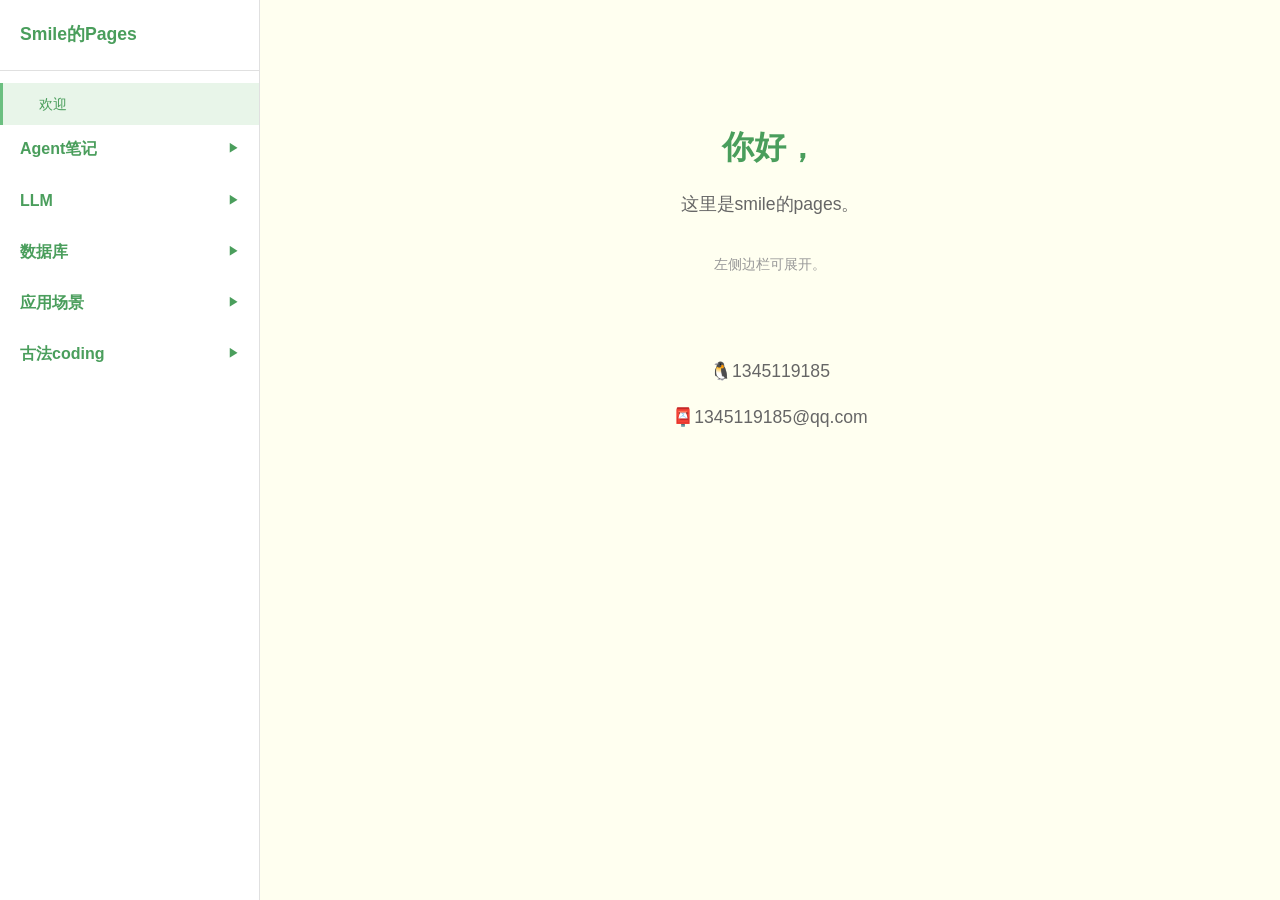
<file: index.html>
<!DOCTYPE html>
<html lang="zh-CN">
<head>
  <meta charset="UTF-8">
  <meta name="viewport" content="width=device-width, initial-scale=1.0">
  <title>Smile Pages</title>
  <link rel="stylesheet" href="css/style.css">
</head>
<body>
  <div class="layout">
    <aside class="sidebar">
      <div class="sidebar-header">
        <a href="index.html" class="sidebar-title">Smile的Pages</a>
      </div>
      <nav class="sidebar-nav">
        
        <a href="index.html" class="nav-item active">欢迎</a>
        <div class="nav-group">
          <div class="nav-group-title" onclick="toggleGroup(this)">
            <span>Agent笔记</span>
            <span class="arrow">▶</span>
          </div>
          <div class="nav-group-items">
            <a href="docs/agent/item1.html" class="nav-item">基于知识图谱的多样化习题自动生成</a>
            <a href="docs/agent/item2.html" class="nav-item">知识增强，LLM，试题生成系统</a>
            <a href="docs/agent/rag.html" class="nav-item">RAG随记</a>
          </div>
        </div>
        
        <div class="nav-group">
          <div class="nav-group-title" onclick="toggleGroup(this)">
            <span>LLM</span>
            <span class="arrow">▶</span>
          </div>
          <div class="nav-group-items">
            <a href="docs/古法coding/数据结构.html" class="nav-item">LLM笔记</a>
          </div>
        </div>

        <div class="nav-group">
          <div class="nav-group-title" onclick="toggleGroup(this)">
            <span>数据库</span>
            <span class="arrow">▶</span>
          </div>
          <div class="nav-group-items">
            <a href="docs/数据库/neo4j docker使用文档.html" class="nav-item">neo4j docker使用文档</a>
          </div>
        </div>

        <div class="nav-group">
          <div class="nav-group-title" onclick="toggleGroup(this)">
            <span>应用场景</span>
            <span class="arrow">▶</span>
          </div>
          <div class="nav-group-items">
            <a href="docs/应用场景/大数据评估-气象灾害与铁路韧性.html" class="nav-item">AI/大数据+灾害管理与城市出行</a>
          </div>
        </div>

        <div class="nav-group">
          <div class="nav-group-title" onclick="toggleGroup(this)">
            <span>古法coding</span>
            <span class="arrow">▶</span>
          </div>
          <div class="nav-group-items">
            <a href="docs/古法coding/数据结构.html" class="nav-item">数据结构</a>
            <a href="docs/古法coding/基础算法.html" class="nav-item">基础算法</a>
            <!-- <a href="docs/古法coding/python数据对象操作.html" class="nav-item">python数据对象操作</a> -->
          </div>
        </div>

      </nav>
    </aside>

    <main class="content" id="content">
      
        <div style="text-align:center;padding-top:80px;">
          <h1 style="font-size:2rem;color:#4A9E5C;margin-bottom:1rem;">你好，</h1>
          <p style="color:#666;font-size:1.1rem;margin-bottom:2rem;">这里是smile的pages。</p>
          <p style="color:#999;font-size:0.9rem;margin-bottom:5rem;">左侧边栏可展开。</p>

          <p style="color:#666;font-size:1.1rem;margin-bottom:1rem;">🐧1345119185</p>
          <p style="color:#666;font-size:1.1rem;margin-bottom:1rem;">📮1345119185@qq.com</p>
        </div>
    </main>
  </div>

  <script src="js/main.js"></script>
</body>
</html>
</file>
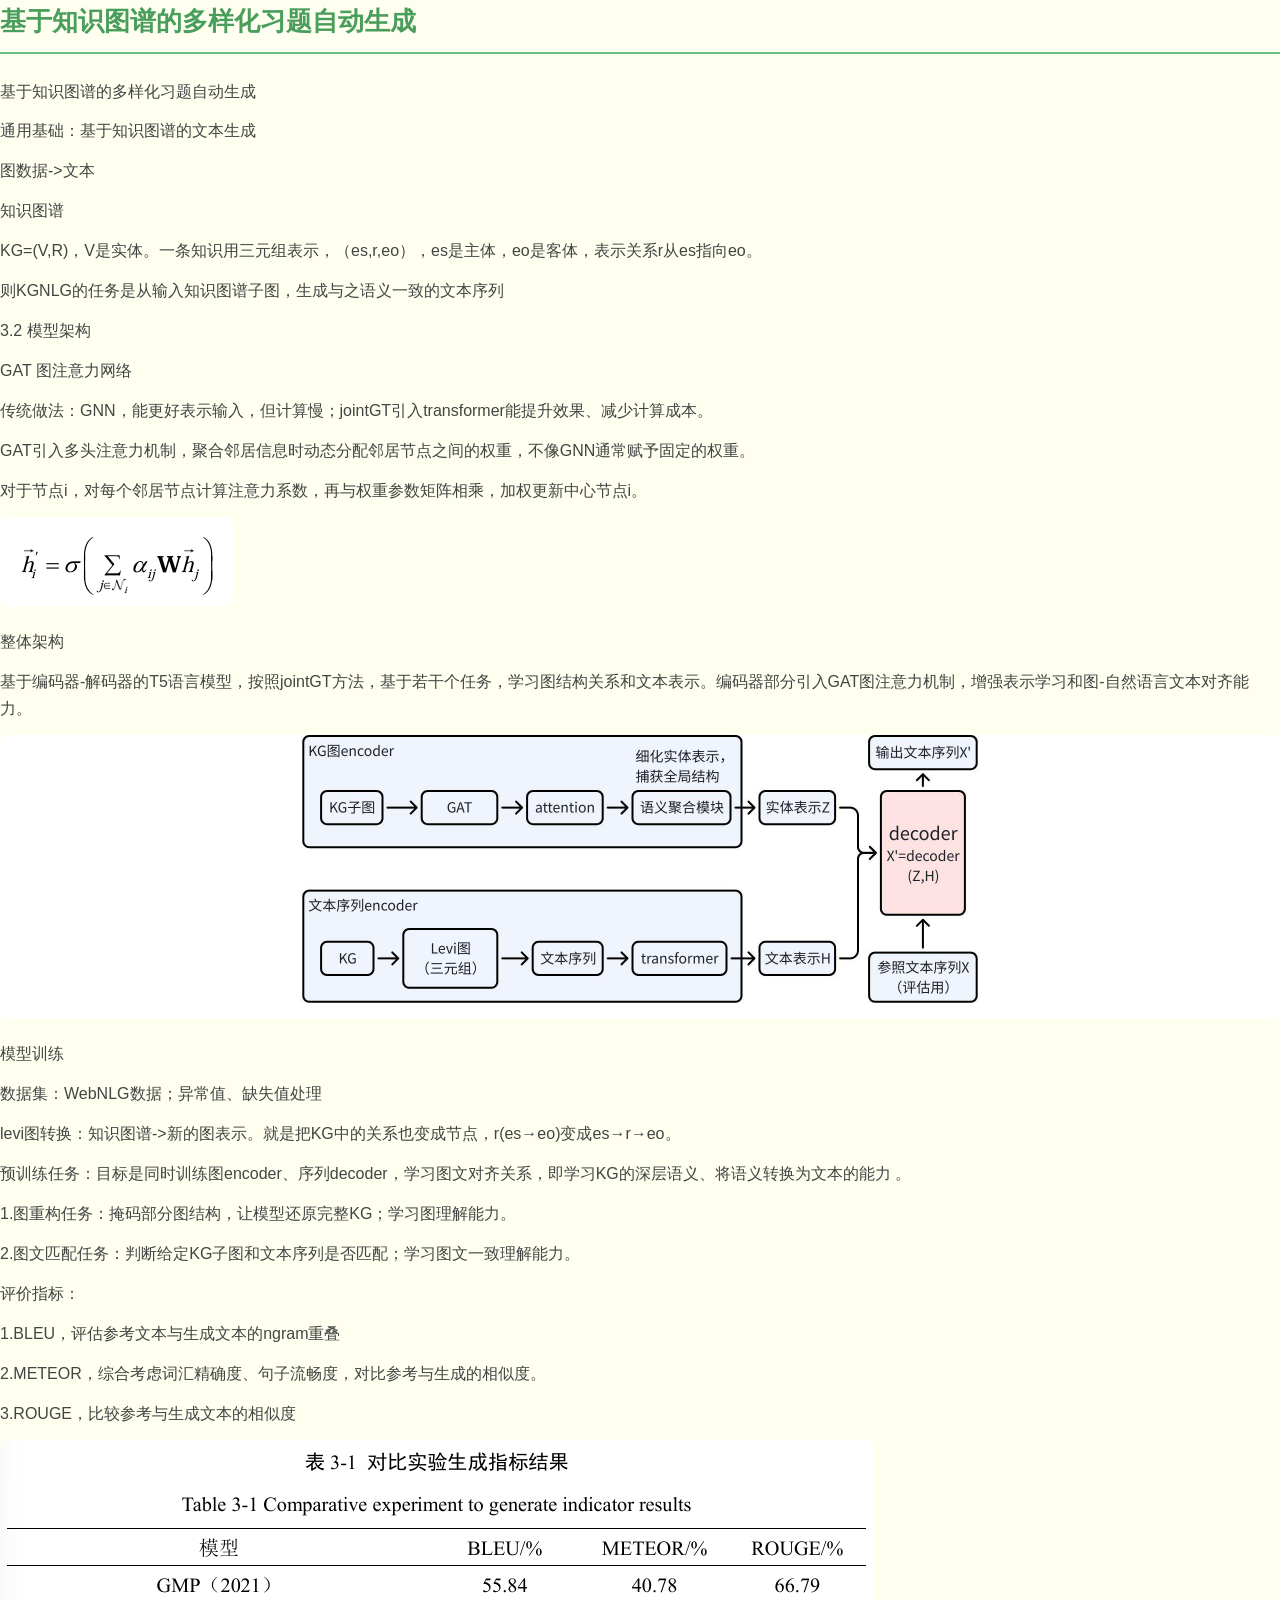
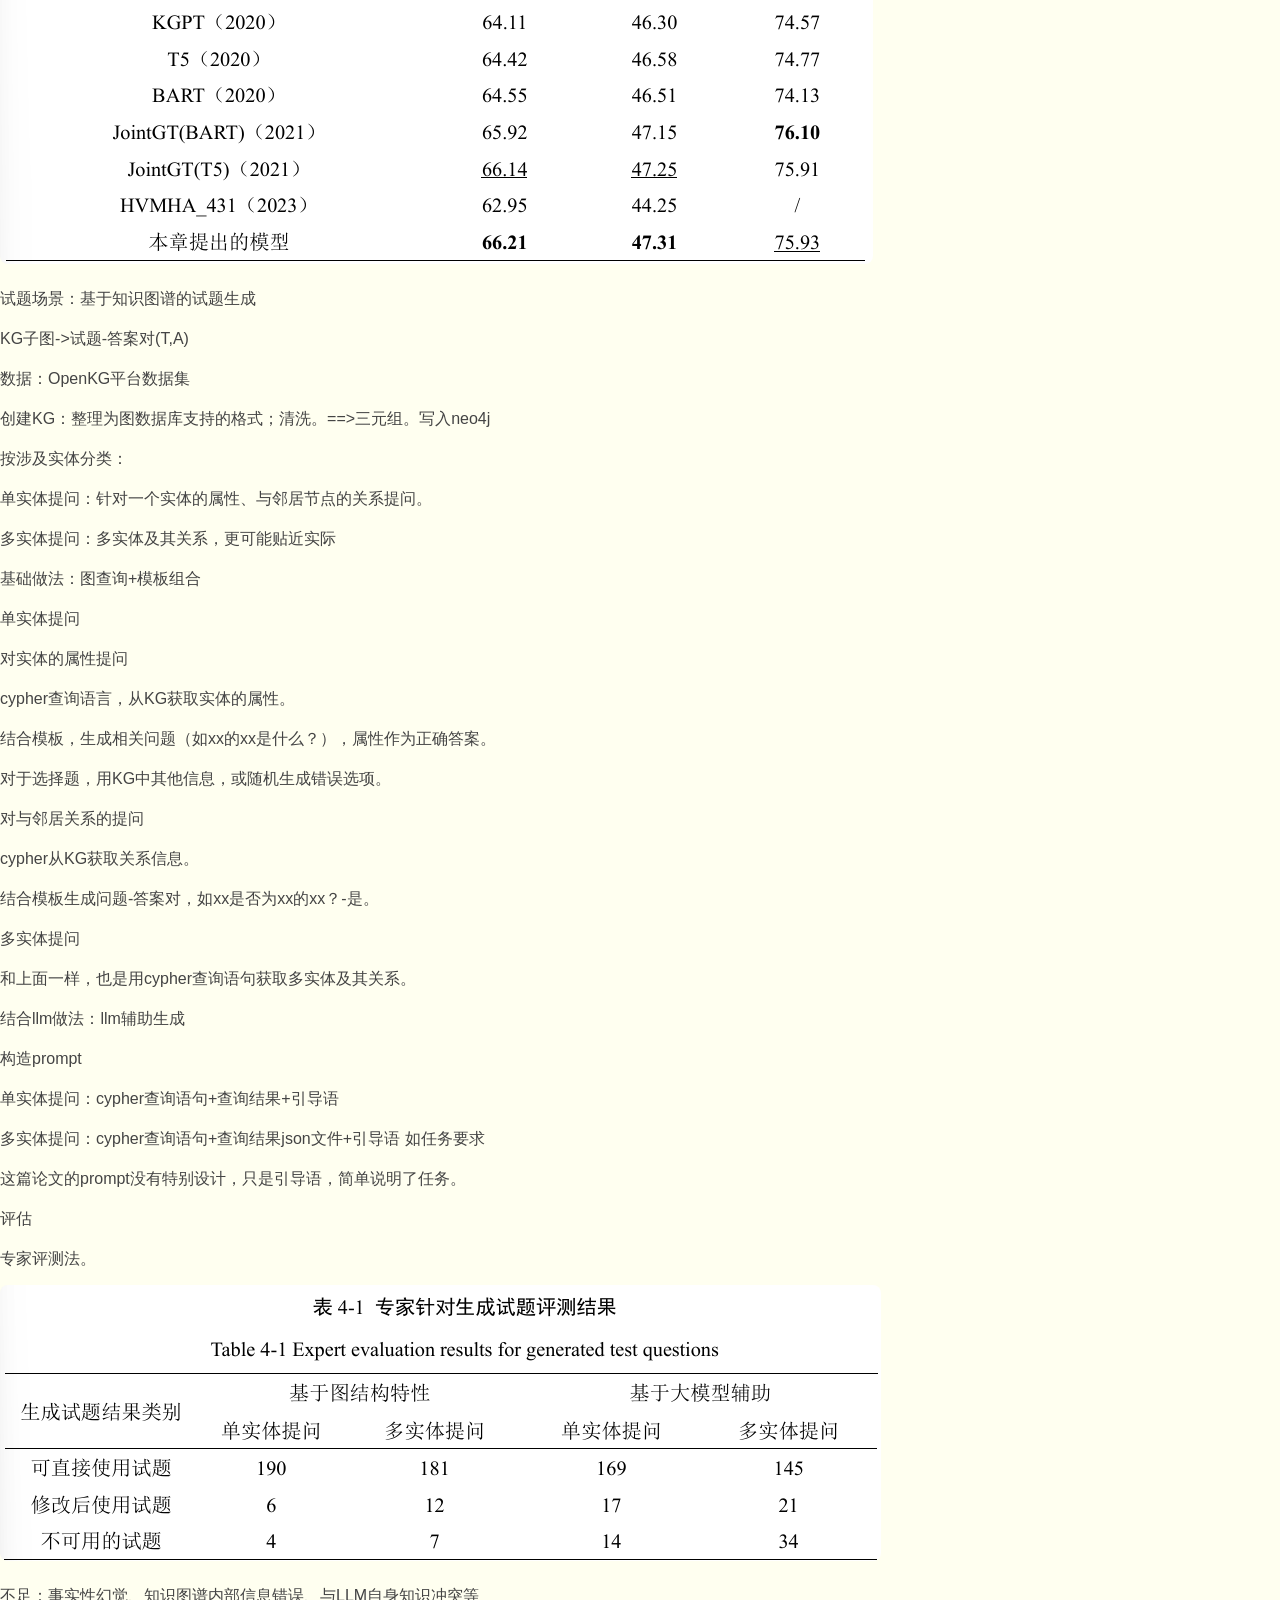
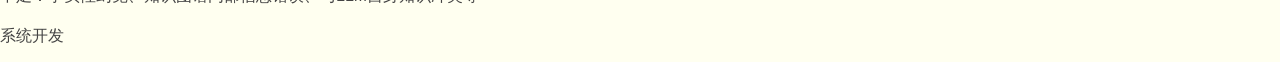
<file: docs/agent/item1.html>
<!DOCTYPE html>
<html>
<head>
  <meta charset="UTF-8">
  <link rel="stylesheet" href="../../css/style.css">
</head>
<body>
  <div class="doc-content">
    <h1>基于知识图谱的多样化习题自动生成</h1>
<p>基于知识图谱的多样化习题自动生成</p>
<p>通用基础：基于知识图谱的文本生成</p>
<p>图数据->文本</p>
<p>知识图谱</p>
<p>KG=(V,R)，V是实体。一条知识用三元组表示，（es,r,eo），es是主体，eo是客体，表示关系r从es指向eo。</p>
<p>则KGNLG的任务是从输入知识图谱子图，生成与之语义一致的文本序列</p>
<p>3.2 模型架构</p>
<p>GAT 图注意力网络</p>
<p>传统做法：GNN，能更好表示输入，但计算慢；jointGT引入transformer能提升效果、减少计算成本。</p>
<p>GAT引入多头注意力机制，聚合邻居信息时动态分配邻居节点之间的权重，不像GNN通常赋予固定的权重。</p>
<p>对于节点i，对每个邻居节点计算注意力系数，再与权重参数矩阵相乘，加权更新中心节点i。</p>
<p><img src="../../ext/kg/word/media/image1.png" style="max-width:100%;border-radius:8px;"></p>
<p>整体架构</p>
<p>基于编码器-解码器的T5语言模型，按照jointGT方法，基于若干个任务，学习图结构关系和文本表示。编码器部分引入GAT图注意力机制，增强表示学习和图-自然语言文本对齐能力。</p>
<p><img src="../../ext/kg/word/media/image2.jpeg" style="max-width:100%;border-radius:8px;"></p>
<p>模型训练</p>
<p>数据集：WebNLG数据；异常值、缺失值处理</p>
<p>levi图转换：知识图谱->新的图表示。就是把KG中的关系也变成节点，r(es→eo)变成es→r→eo。</p>
<p>预训练任务：目标是同时训练图encoder、序列decoder，学习图文对齐关系，即学习KG的深层语义、将语义转换为文本的能力 。</p>
<p>1.图重构任务：掩码部分图结构，让模型还原完整KG；学习图理解能力。</p>
<p>2.图文匹配任务：判断给定KG子图和文本序列是否匹配；学习图文一致理解能力。</p>
<p>评价指标：</p>
<p>1.BLEU，评估参考文本与生成文本的ngram重叠</p>
<p>2.METEOR，综合考虑词汇精确度、句子流畅度，对比参考与生成的相似度。</p>
<p>3.ROUGE，比较参考与生成文本的相似度</p>
<p><img src="../../ext/kg/word/media/image3.png" style="max-width:100%;border-radius:8px;"></p>
<p>试题场景：基于知识图谱的试题生成</p>
<p>KG子图->试题-答案对(T,A)</p>
<p>数据：OpenKG平台数据集</p>
<p>创建KG：整理为图数据库支持的格式；清洗。==>三元组。写入neo4j</p>
<p>按涉及实体分类：</p>
<p>单实体提问：针对一个实体的属性、与邻居节点的关系提问。</p>
<p>多实体提问：多实体及其关系，更可能贴近实际</p>
<p>基础做法：图查询+模板组合</p>
<p>单实体提问</p>
<p>对实体的属性提问</p>
<p>cypher查询语言，从KG获取实体的属性。</p>
<p>结合模板，生成相关问题（如xx的xx是什么？），属性作为正确答案。</p>
<p>对于选择题，用KG中其他信息，或随机生成错误选项。</p>
<p>对与邻居关系的提问</p>
<p>cypher从KG获取关系信息。</p>
<p>结合模板生成问题-答案对，如xx是否为xx的xx？-是。</p>
<p>多实体提问</p>
<p>和上面一样，也是用cypher查询语句获取多实体及其关系。</p>
<p>结合llm做法：llm辅助生成</p>
<p>构造prompt</p>
<p>单实体提问：cypher查询语句+查询结果+引导语</p>
<p>多实体提问：cypher查询语句+查询结果json文件+引导语 如任务要求</p>
<p>这篇论文的prompt没有特别设计，只是引导语，简单说明了任务。</p>
<p>评估</p>
<p>专家评测法。</p>
<p><img src="../../ext/kg/word/media/image4.png" style="max-width:100%;border-radius:8px;"></p>
<p>不足：事实性幻觉、知识图谱内部信息错误、与LLM自身知识冲突等</p>
<p>系统开发</p>
  </div>
</body>
</html>
</file>
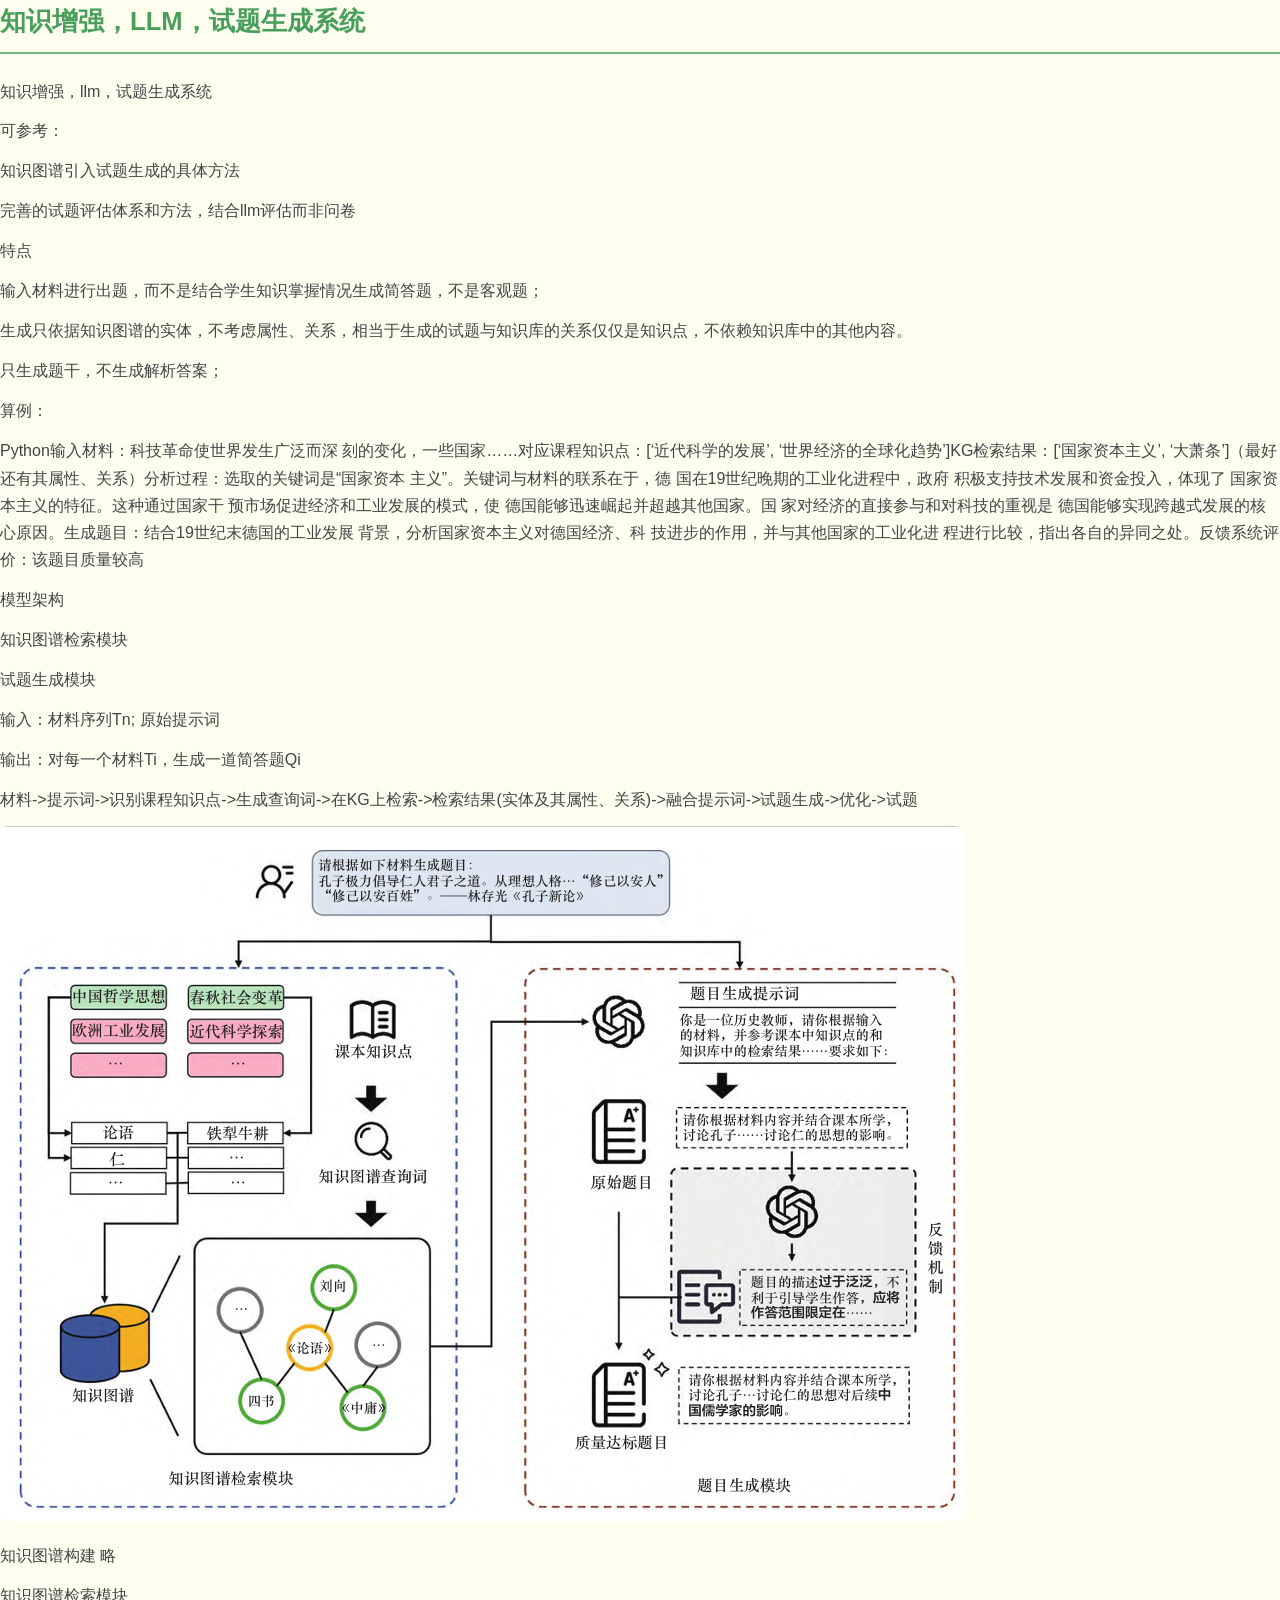
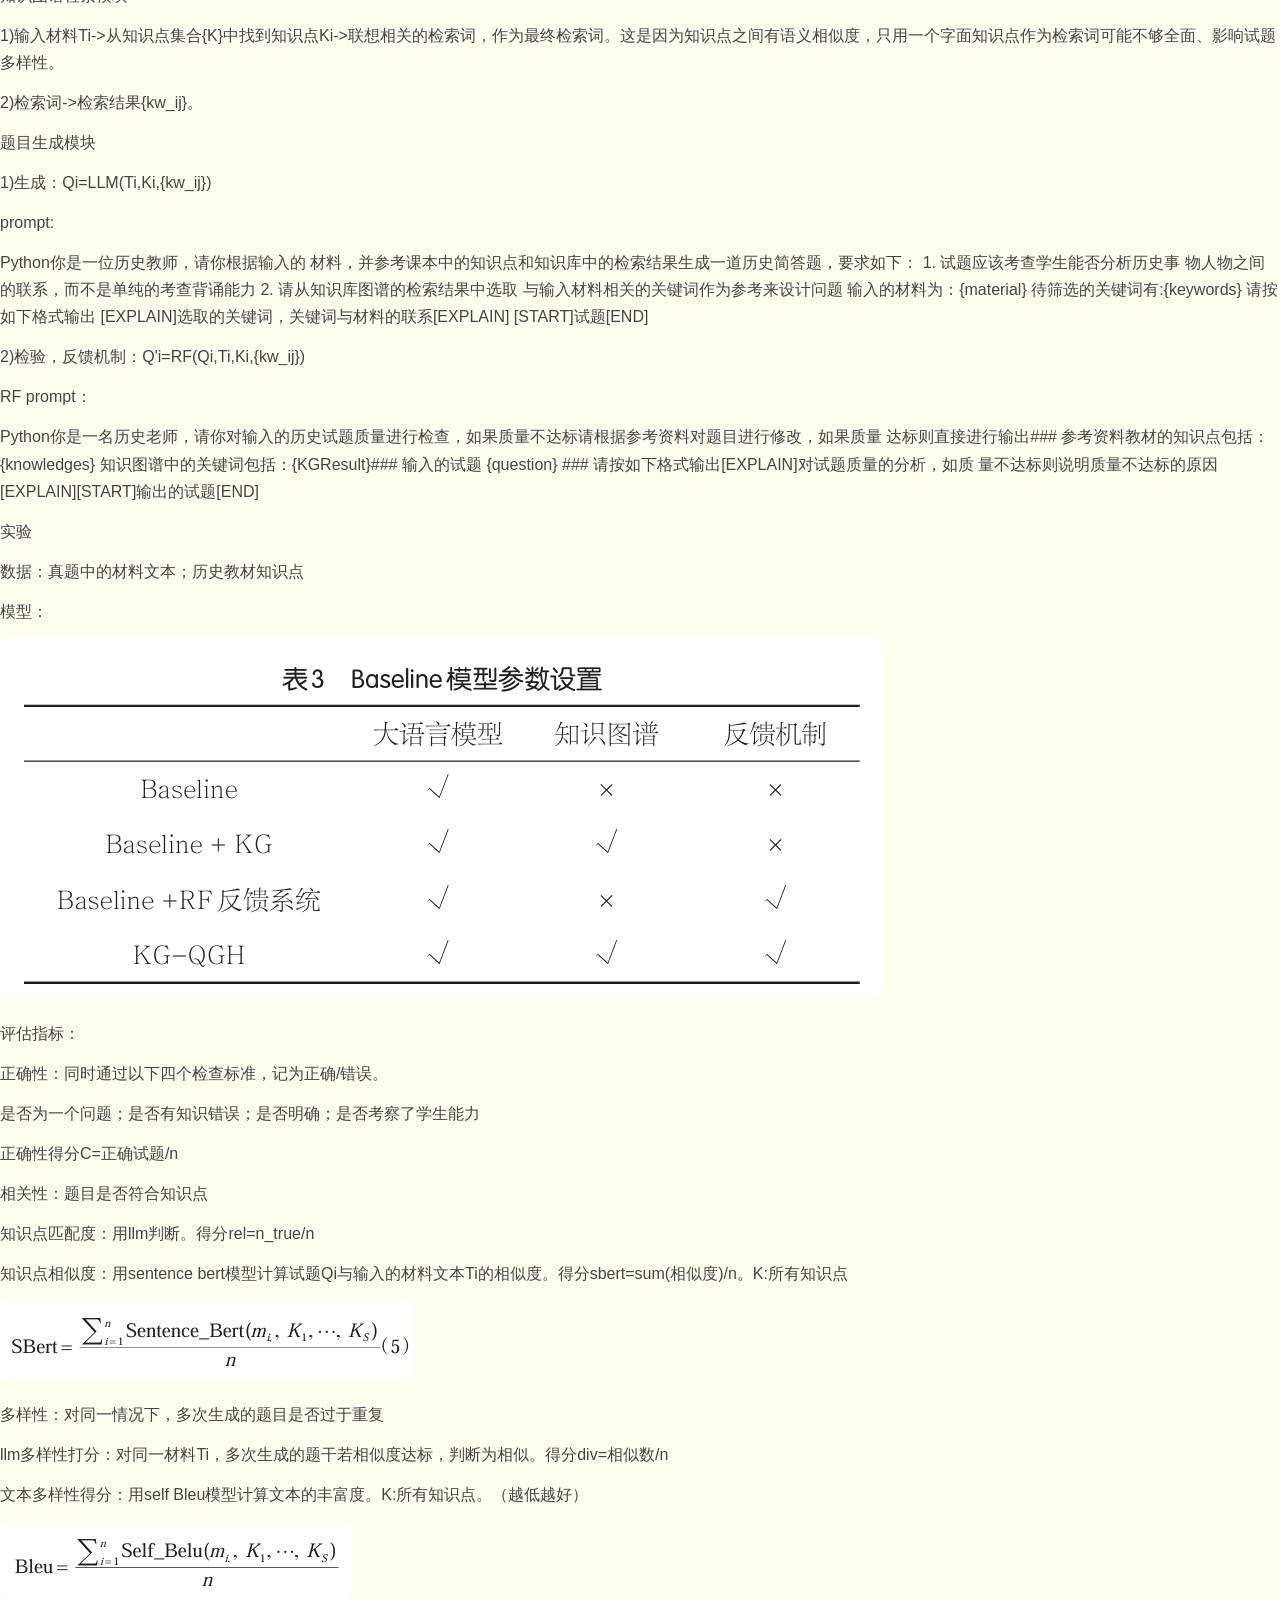
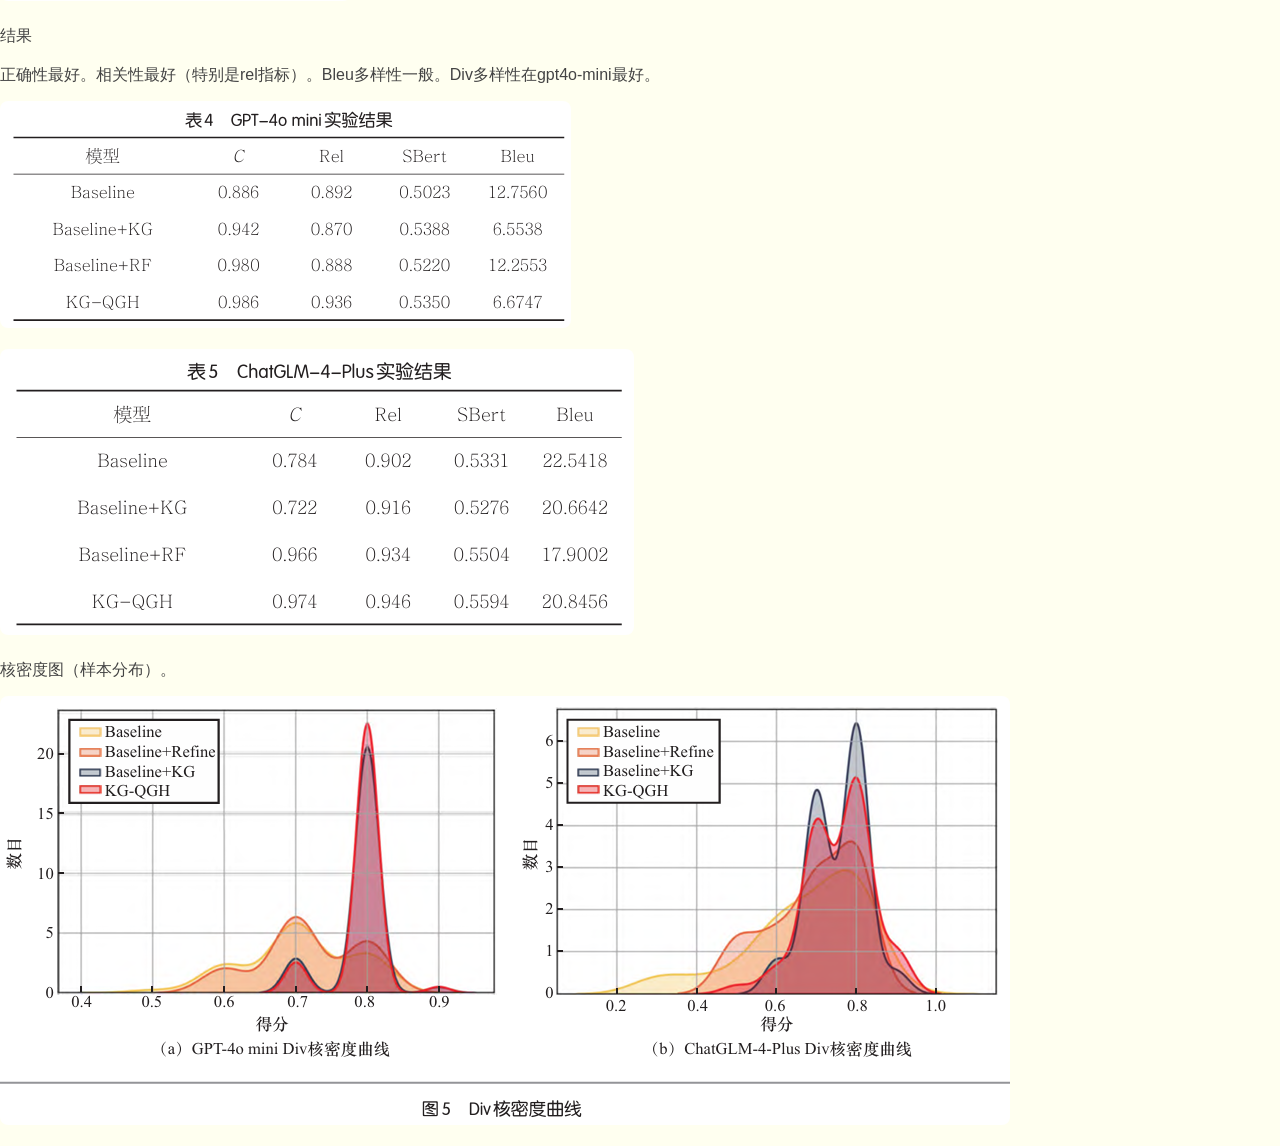
<file: docs/agent/item2.html>
<!DOCTYPE html>
<html>
<head>
  <meta charset="UTF-8">
  <link rel="stylesheet" href="../../css/style.css">
</head>
<body>
  <div class="doc-content">
    <h1>知识增强，LLM，试题生成系统</h1>
<p>知识增强，llm，试题生成系统</p>
<p>可参考：</p>
<p>知识图谱引入试题生成的具体方法</p>
<p>完善的试题评估体系和方法，结合llm评估而非问卷</p>
<p>特点</p>
<p>输入材料进行出题，而不是结合学生知识掌握情况生成简答题，不是客观题；</p>
<p>生成只依据知识图谱的实体，不考虑属性、关系，相当于生成的试题与知识库的关系仅仅是知识点，不依赖知识库中的其他内容。</p>
<p>只生成题干，不生成解析答案；</p>
<p>算例：</p>
<p>Python输入材料：科技革命使世界发生广泛而深 刻的变化，一些国家……对应课程知识点：[‘近代科学的发展’,  ‘世界经济的全球化趋势’]KG检索结果：[‘国家资本主义’,  ‘大萧条’]（最好还有其属性、关系）分析过程：选取的关键词是“国家资本 主义”。关键词与材料的联系在于，德 国在19世纪晚期的工业化进程中，政府 积极支持技术发展和资金投入，体现了 国家资本主义的特征。这种通过国家干 预市场促进经济和工业发展的模式，使 德国能够迅速崛起并超越其他国家。国 家对经济的直接参与和对科技的重视是 德国能够实现跨越式发展的核心原因。生成题目：结合19世纪末德国的工业发展 背景，分析国家资本主义对德国经济、科 技进步的作用，并与其他国家的工业化进 程进行比较，指出各自的异同之处。反馈系统评价：该题目质量较高</p>
<p>模型架构</p>
<p>知识图谱检索模块</p>
<p>试题生成模块</p>
<p>输入：材料序列Tn; 原始提示词</p>
<p>输出：对每一个材料Ti，生成一道简答题Qi</p>
<p>材料->提示词->识别课程知识点->生成查询词->在KG上检索->检索结果(实体及其属性、关系)->融合提示词->试题生成->优化->试题</p>
<p><img src="../../ext/llm/word/media/image1.png" style="max-width:100%;border-radius:8px;"></p>
<p>知识图谱构建 略</p>
<p>知识图谱检索模块</p>
<p>1)输入材料Ti->从知识点集合{K}中找到知识点Ki->联想相关的检索词，作为最终检索词。这是因为知识点之间有语义相似度，只用一个字面知识点作为检索词可能不够全面、影响试题多样性。</p>
<p>2)检索词->检索结果{kw_ij}。</p>
<p>题目生成模块</p>
<p>1)生成：Qi=LLM(Ti,Ki,{kw_ij})</p>
<p>prompt:</p>
<p>Python你是一位历史教师，请你根据输入的 材料，并参考课本中的知识点和知识库中的检索结果生成一道历史简答题，要求如下：    1. 试题应该考查学生能否分析历史事 物人物之间的联系，而不是单纯的考查背诵能力     2. 请从知识库图谱的检索结果中选取 与输入材料相关的关键词作为参考来设计问题    输入的材料为：{material}     待筛选的关键词有:{keywords}     请按如下格式输出    [EXPLAIN]选取的关键词，关键词与材料的联系[EXPLAIN]     [START]试题[END]</p>
<p>2)检验，反馈机制：Q'i=RF(Qi,Ti,Ki,{kw_ij})</p>
<p>RF prompt：</p>
<p>Python你是一名历史老师，请你对输入的历史试题质量进行检查，如果质量不达标请根据参考资料对题目进行修改，如果质量 达标则直接进行输出### 参考资料教材的知识点包括：{knowledges} 知识图谱中的关键词包括：{KGResult}### 输入的试题 {question} ### 请按如下格式输出[EXPLAIN]对试题质量的分析，如质 量不达标则说明质量不达标的原因 [EXPLAIN][START]输出的试题[END]</p>
<p>实验   </p>
<p>数据：真题中的材料文本；历史教材知识点</p>
<p>模型：</p>
<p><img src="../../ext/llm/word/media/image2.png" style="max-width:100%;border-radius:8px;"></p>
<p>评估指标：</p>
<p>正确性：同时通过以下四个检查标准，记为正确/错误。</p>
<p>是否为一个问题；是否有知识错误；是否明确；是否考察了学生能力</p>
<p>正确性得分C=正确试题/n</p>
<p>相关性：题目是否符合知识点</p>
<p>知识点匹配度：用llm判断。得分rel=n_true/n</p>
<p>知识点相似度：用sentence bert模型计算试题Qi与输入的材料文本Ti的相似度。得分sbert=sum(相似度)/n。K:所有知识点</p>
<p><img src="../../ext/llm/word/media/image3.png" style="max-width:100%;border-radius:8px;"></p>
<p>多样性：对同一情况下，多次生成的题目是否过于重复</p>
<p>llm多样性打分：对同一材料Ti，多次生成的题干若相似度达标，判断为相似。得分div=相似数/n</p>
<p>文本多样性得分：用self Bleu模型计算文本的丰富度。K:所有知识点。（越低越好）</p>
<p><img src="../../ext/llm/word/media/image4.png" style="max-width:100%;border-radius:8px;"></p>
<p>结果</p>
<p>正确性最好。相关性最好（特别是rel指标）。Bleu多样性一般。Div多样性在gpt4o-mini最好。</p>
<p><img src="../../ext/llm/word/media/image5.png" style="max-width:100%;border-radius:8px;"></p>
<p><img src="../../ext/llm/word/media/image6.png" style="max-width:100%;border-radius:8px;"></p>
<p>核密度图（样本分布）。</p>
<p><img src="../../ext/llm/word/media/image7.png" style="max-width:100%;border-radius:8px;"></p>
  </div>
</body>
</html>
</file>
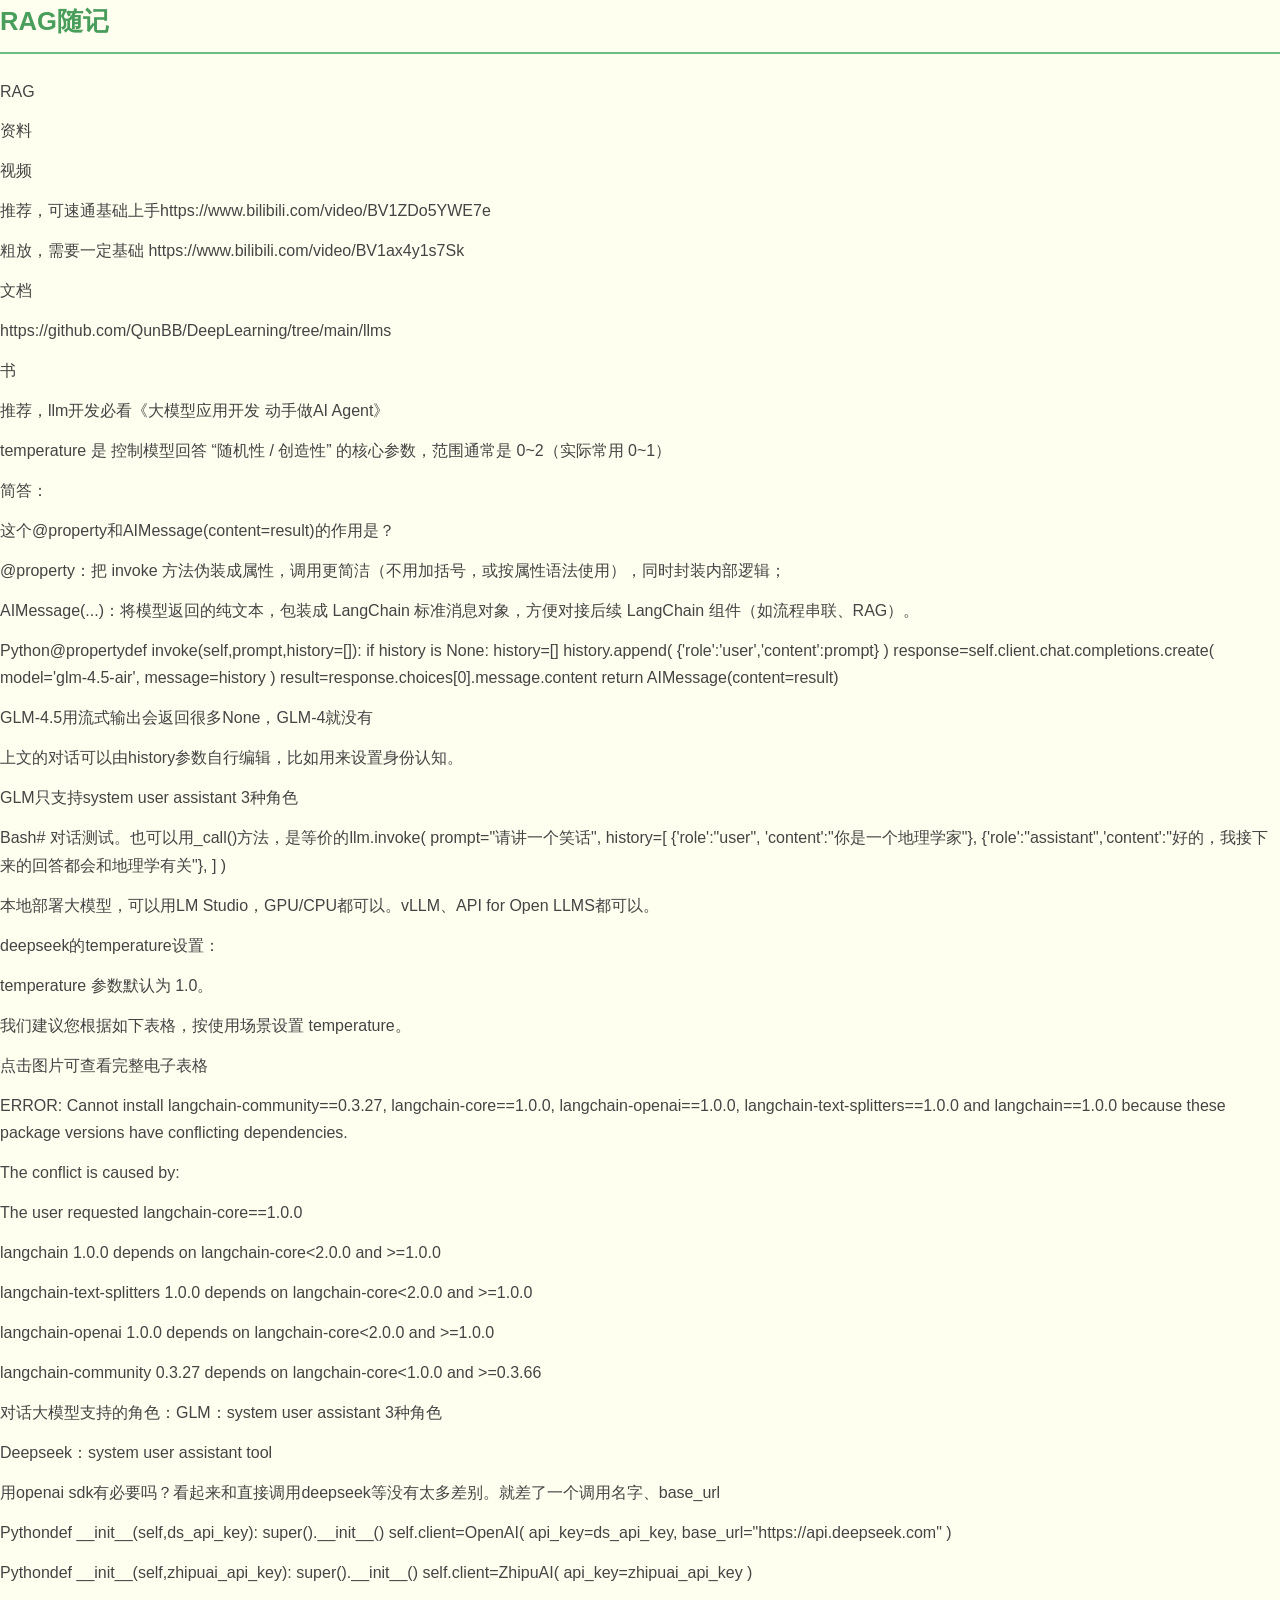
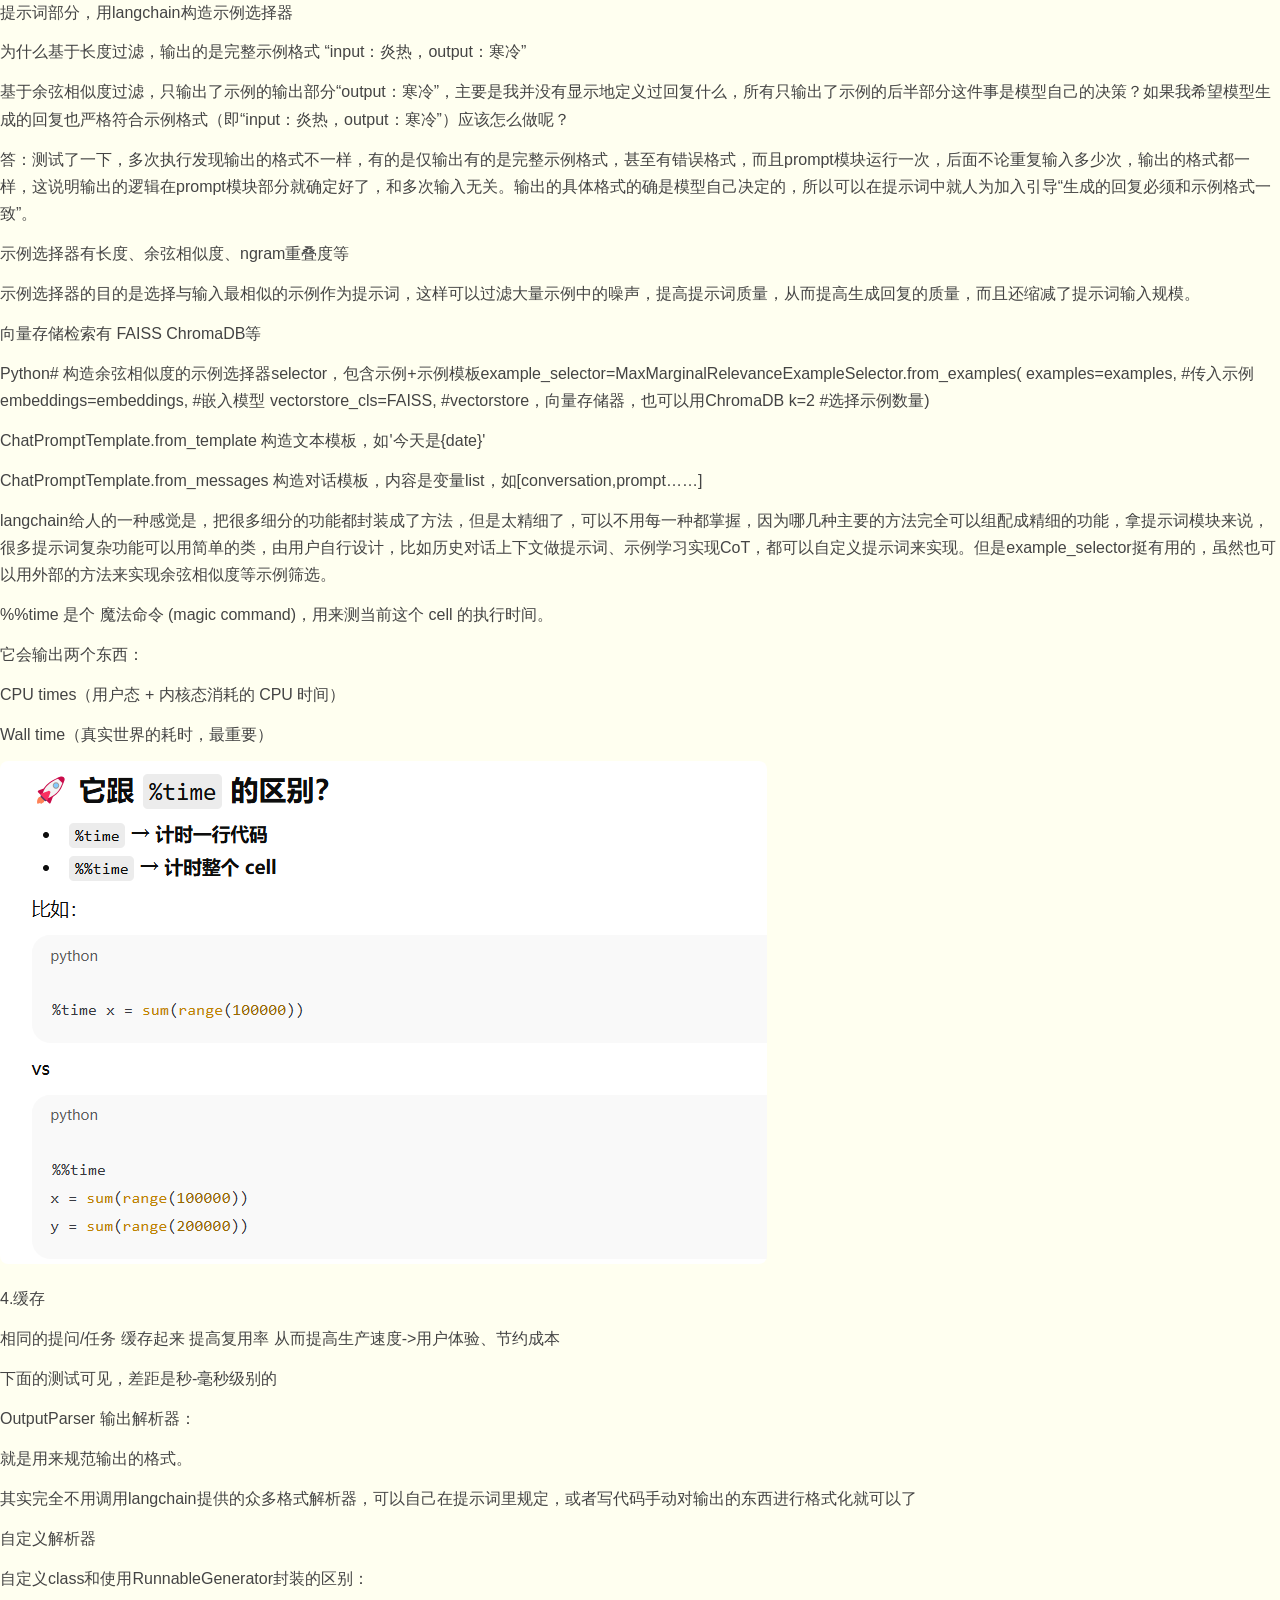
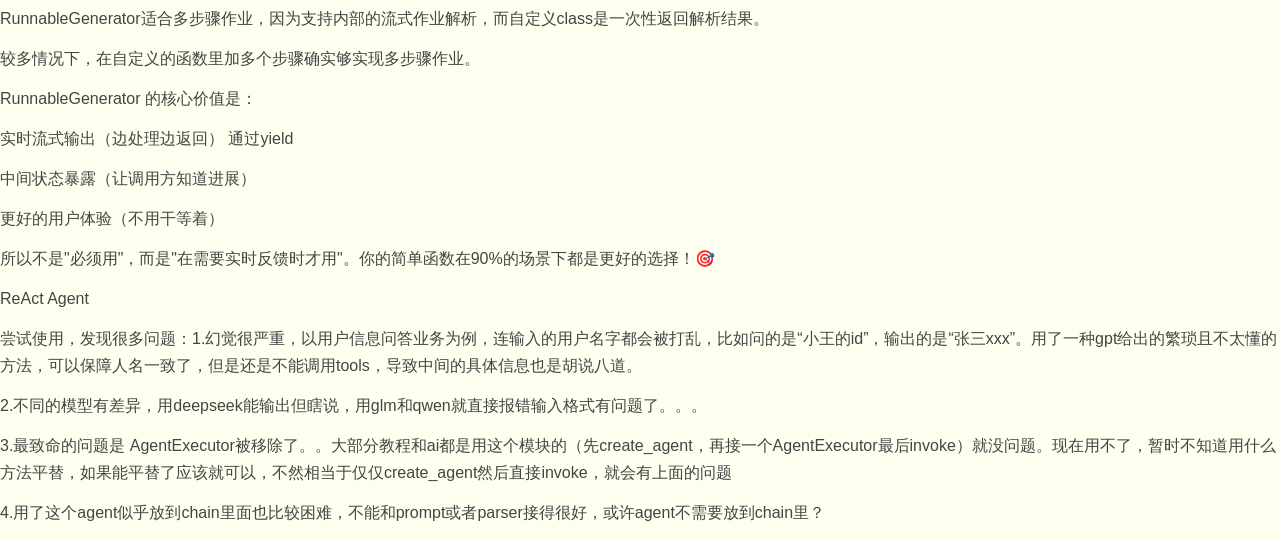
<file: docs/agent/rag.html>
<!DOCTYPE html>
<html>
<head>
  <meta charset="UTF-8">
  <link rel="stylesheet" href="../../css/style.css">
</head>
<body>
  <div class="doc-content">
    <h1>RAG随记</h1>
<p>RAG</p>
<p>资料</p>
<p>视频</p>
<p>推荐，可速通基础上手https://www.bilibili.com/video/BV1ZDo5YWE7e</p>
<p>粗放，需要一定基础 https://www.bilibili.com/video/BV1ax4y1s7Sk</p>
<p>文档</p>
<p>https://github.com/QunBB/DeepLearning/tree/main/llms</p>
<p>书</p>
<p>推荐，llm开发必看《大模型应用开发 动手做AI Agent》</p>
<p>temperature 是 控制模型回答 “随机性 / 创造性” 的核心参数，范围通常是 0~2（实际常用 0~1）</p>
<p>简答：</p>
<p>这个@property和AIMessage(content=result)的作用是？</p>
<p>@property：把 invoke 方法伪装成属性，调用更简洁（不用加括号，或按属性语法使用），同时封装内部逻辑；</p>
<p>AIMessage(...)：将模型返回的纯文本，包装成 LangChain 标准消息对象，方便对接后续 LangChain 组件（如流程串联、RAG）。</p>
<p>Python@propertydef invoke(self,prompt,history=[]):    if history is None:        history=[]    history.append(            {'role':'user','content':prompt}        )    response=self.client.chat.completions.create(            model='glm-4.5-air',            message=history        )    result=response.choices[0].message.content    return AIMessage(content=result)</p>
<p>GLM-4.5用流式输出会返回很多None，GLM-4就没有</p>
<p>上文的对话可以由history参数自行编辑，比如用来设置身份认知。</p>
<p>GLM只支持system user assistant 3种角色</p>
<p>Bash# 对话测试。也可以用_call()方法，是等价的llm.invoke(    prompt="请讲一个笑话",    history=[        {'role':"user", 'content':"你是一个地理学家"},        {'role':"assistant",'content':"好的，我接下来的回答都会和地理学有关"},        ]    )</p>
<p>本地部署大模型，可以用LM Studio，GPU/CPU都可以。vLLM、API for Open LLMS都可以。</p>
<p>deepseek的temperature设置：</p>
<p>temperature 参数默认为 1.0。</p>
<p>我们建议您根据如下表格，按使用场景设置 temperature。</p>
<p>点击图片可查看完整电子表格</p>
<p>ERROR: Cannot install langchain-community==0.3.27, langchain-core==1.0.0, langchain-openai==1.0.0, langchain-text-splitters==1.0.0 and langchain==1.0.0 because these package versions have conflicting dependencies.</p>
<p>The conflict is caused by:</p>
<p>    The user requested langchain-core==1.0.0</p>
<p>    langchain 1.0.0 depends on langchain-core<2.0.0 and >=1.0.0</p>
<p>    langchain-text-splitters 1.0.0 depends on langchain-core<2.0.0 and >=1.0.0</p>
<p>    langchain-openai 1.0.0 depends on langchain-core<2.0.0 and >=1.0.0</p>
<p>    langchain-community 0.3.27 depends on langchain-core<1.0.0 and >=0.3.66</p>
<p>对话大模型支持的角色：GLM：system user assistant 3种角色</p>
<p>Deepseek：system user assistant tool</p>
<p>用openai sdk有必要吗？看起来和直接调用deepseek等没有太多差别。就差了一个调用名字、base_url</p>
<p>Pythondef __init__(self,ds_api_key):    super().__init__()    self.client=OpenAI(        api_key=ds_api_key,        base_url="https://api.deepseek.com"        )</p>
<p>Pythondef __init__(self,zhipuai_api_key):    super().__init__()    self.client=ZhipuAI(        api_key=zhipuai_api_key        )</p>
<p>提示词部分，用langchain构造示例选择器</p>
<p>为什么基于长度过滤，输出的是完整示例格式 “input：炎热，output：寒冷”</p>
<p>基于余弦相似度过滤，只输出了示例的输出部分“output：寒冷”，主要是我并没有显示地定义过回复什么，所有只输出了示例的后半部分这件事是模型自己的决策？如果我希望模型生成的回复也严格符合示例格式（即“input：炎热，output：寒冷”）应该怎么做呢？</p>
<p>答：测试了一下，多次执行发现输出的格式不一样，有的是仅输出有的是完整示例格式，甚至有错误格式，而且prompt模块运行一次，后面不论重复输入多少次，输出的格式都一样，这说明输出的逻辑在prompt模块部分就确定好了，和多次输入无关。输出的具体格式的确是模型自己决定的，所以可以在提示词中就人为加入引导“生成的回复必须和示例格式一致”。</p>
<p>示例选择器有长度、余弦相似度、ngram重叠度等</p>
<p>示例选择器的目的是选择与输入最相似的示例作为提示词，这样可以过滤大量示例中的噪声，提高提示词质量，从而提高生成回复的质量，而且还缩减了提示词输入规模。</p>
<p>向量存储检索有 FAISS ChromaDB等</p>
<p>Python# 构造余弦相似度的示例选择器selector，包含示例+示例模板example_selector=MaxMarginalRelevanceExampleSelector.from_examples(    examples=examples,       #传入示例    embeddings=embeddings,   #嵌入模型    vectorstore_cls=FAISS,    #vectorstore，向量存储器，也可以用ChromaDB    k=2                     #选择示例数量)</p>
<p>ChatPromptTemplate.from_template  构造文本模板，如'今天是{date}'</p>
<p>ChatPromptTemplate.from_messages 构造对话模板，内容是变量list，如[conversation,prompt……]</p>
<p>langchain给人的一种感觉是，把很多细分的功能都封装成了方法，但是太精细了，可以不用每一种都掌握，因为哪几种主要的方法完全可以组配成精细的功能，拿提示词模块来说，很多提示词复杂功能可以用简单的类，由用户自行设计，比如历史对话上下文做提示词、示例学习实现CoT，都可以自定义提示词来实现。但是example_selector挺有用的，虽然也可以用外部的方法来实现余弦相似度等示例筛选。</p>
<p>%%time 是个 魔法命令 (magic command)，用来测当前这个 cell 的执行时间。</p>
<p>它会输出两个东西：</p>
<p>CPU times（用户态 + 内核态消耗的 CPU 时间）</p>
<p>Wall time（真实世界的耗时，最重要）</p>
<p><img src="../../ext/rag/word/media/image2.png" style="max-width:100%;border-radius:8px;"></p>
<p>4.缓存</p>
<p>相同的提问/任务 缓存起来 提高复用率 从而提高生产速度->用户体验、节约成本</p>
<p>下面的测试可见，差距是秒-毫秒级别的</p>
<p>OutputParser 输出解析器：</p>
<p>就是用来规范输出的格式。</p>
<p>其实完全不用调用langchain提供的众多格式解析器，可以自己在提示词里规定，或者写代码手动对输出的东西进行格式化就可以了</p>
<p>自定义解析器</p>
<p>自定义class和使用RunnableGenerator封装的区别：</p>
<p>RunnableGenerator适合多步骤作业，因为支持内部的流式作业解析，而自定义class是一次性返回解析结果。</p>
<p>较多情况下，在自定义的函数里加多个步骤确实够实现多步骤作业。</p>
<p>RunnableGenerator 的核心价值是：</p>
<p>实时流式输出（边处理边返回）  通过yield</p>
<p>中间状态暴露（让调用方知道进展）</p>
<p>更好的用户体验（不用干等着）</p>
<p>所以不是"必须用"，而是"在需要实时反馈时才用"。你的简单函数在90%的场景下都是更好的选择！🎯</p>
<p>ReAct Agent</p>
<p>尝试使用，发现很多问题：1.幻觉很严重，以用户信息问答业务为例，连输入的用户名字都会被打乱，比如问的是“小王的id”，输出的是“张三xxx”。用了一种gpt给出的繁琐且不太懂的方法，可以保障人名一致了，但是还是不能调用tools，导致中间的具体信息也是胡说八道。</p>
<p>2.不同的模型有差异，用deepseek能输出但瞎说，用glm和qwen就直接报错输入格式有问题了。。。</p>
<p>3.最致命的问题是 AgentExecutor被移除了。。大部分教程和ai都是用这个模块的（先create_agent，再接一个AgentExecutor最后invoke）就没问题。现在用不了，暂时不知道用什么方法平替，如果能平替了应该就可以，不然相当于仅仅create_agent然后直接invoke，就会有上面的问题</p>
<p>4.用了这个agent似乎放到chain里面也比较困难，不能和prompt或者parser接得很好，或许agent不需要放到chain里？</p>
  </div>
</body>
</html>
</file>
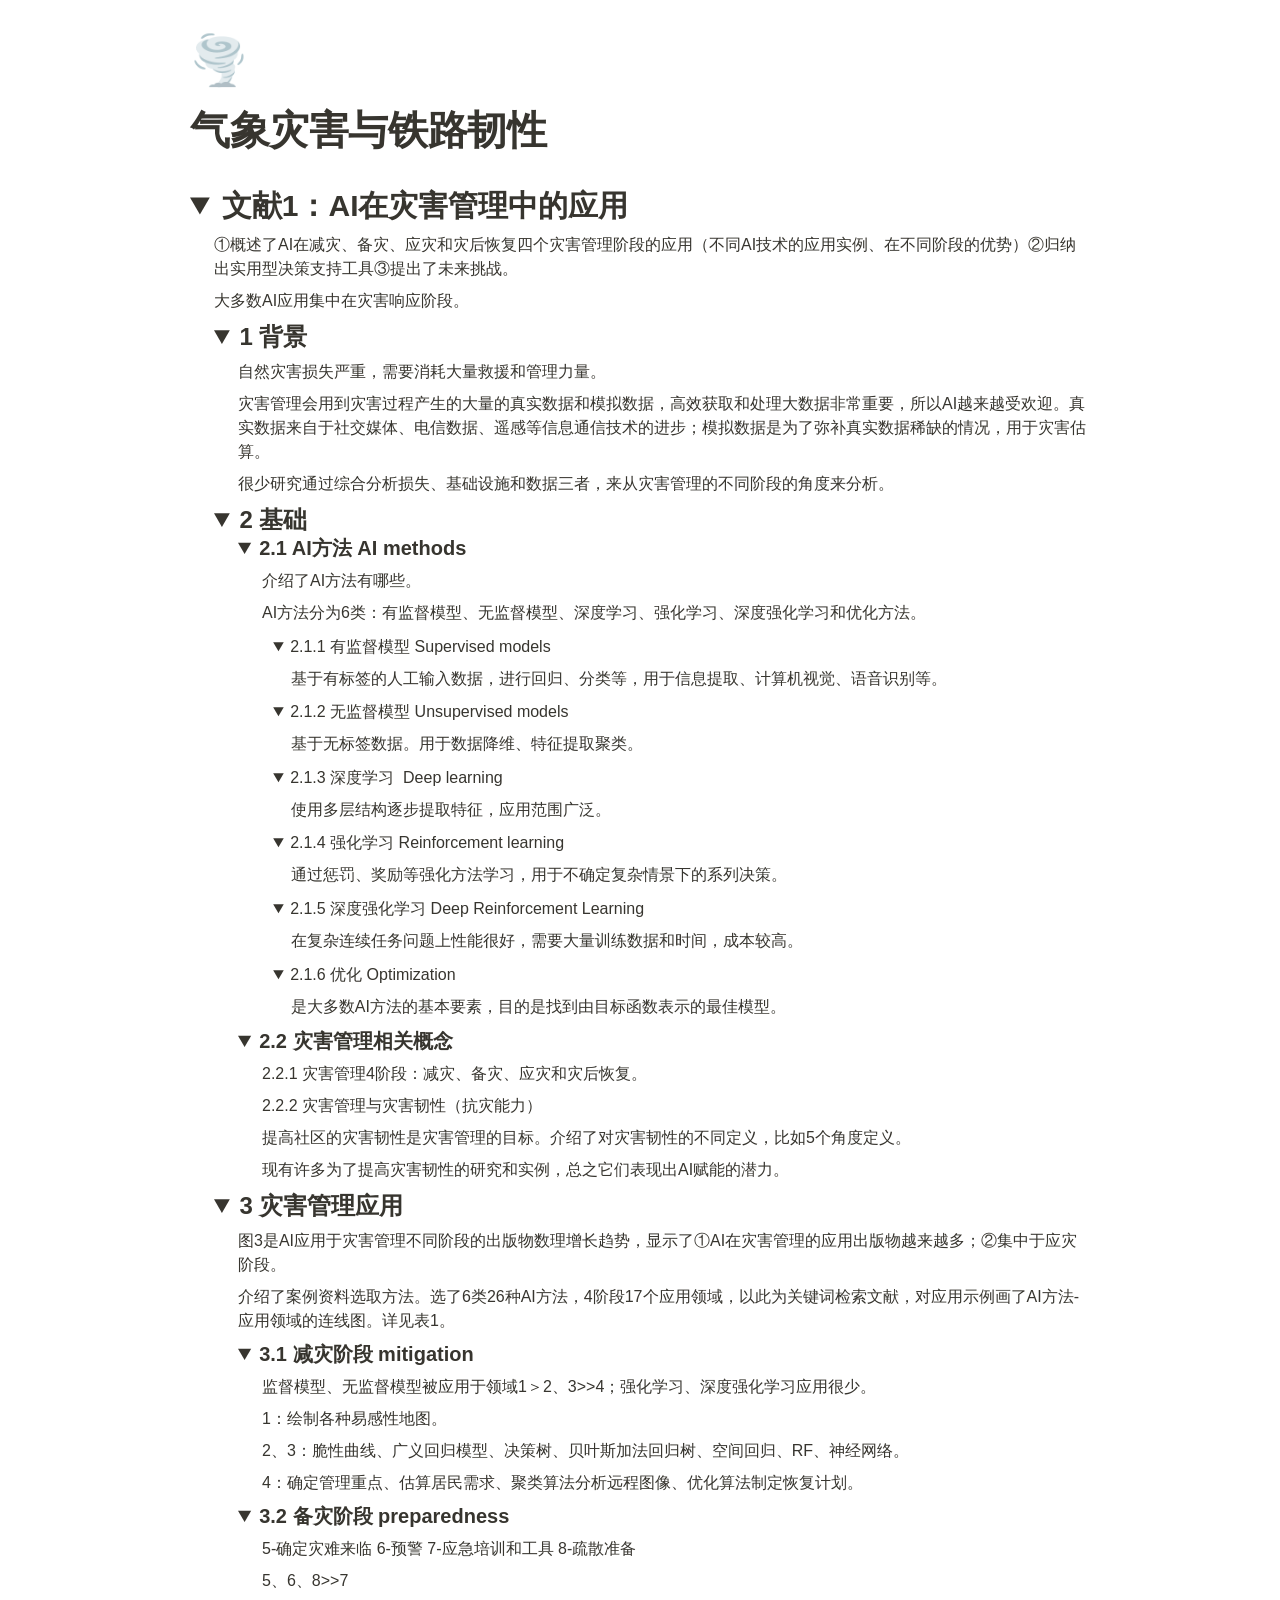
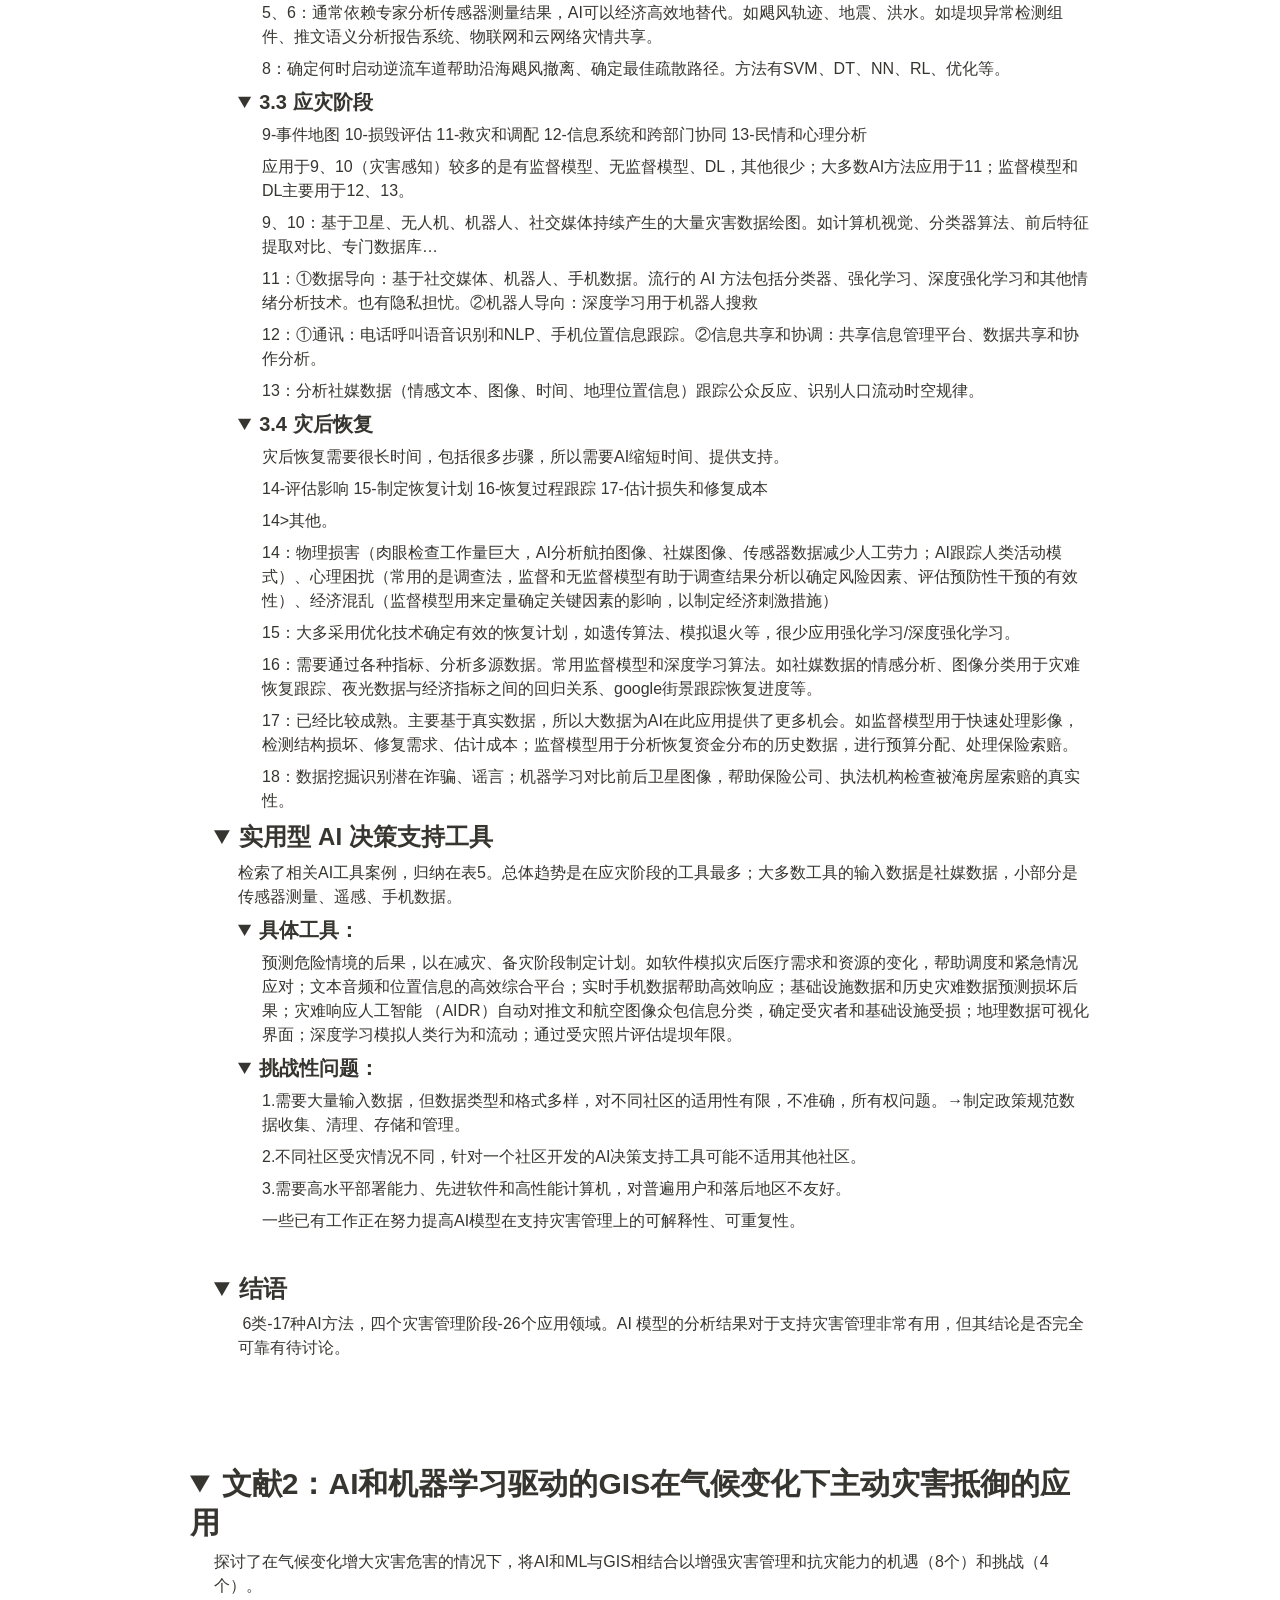
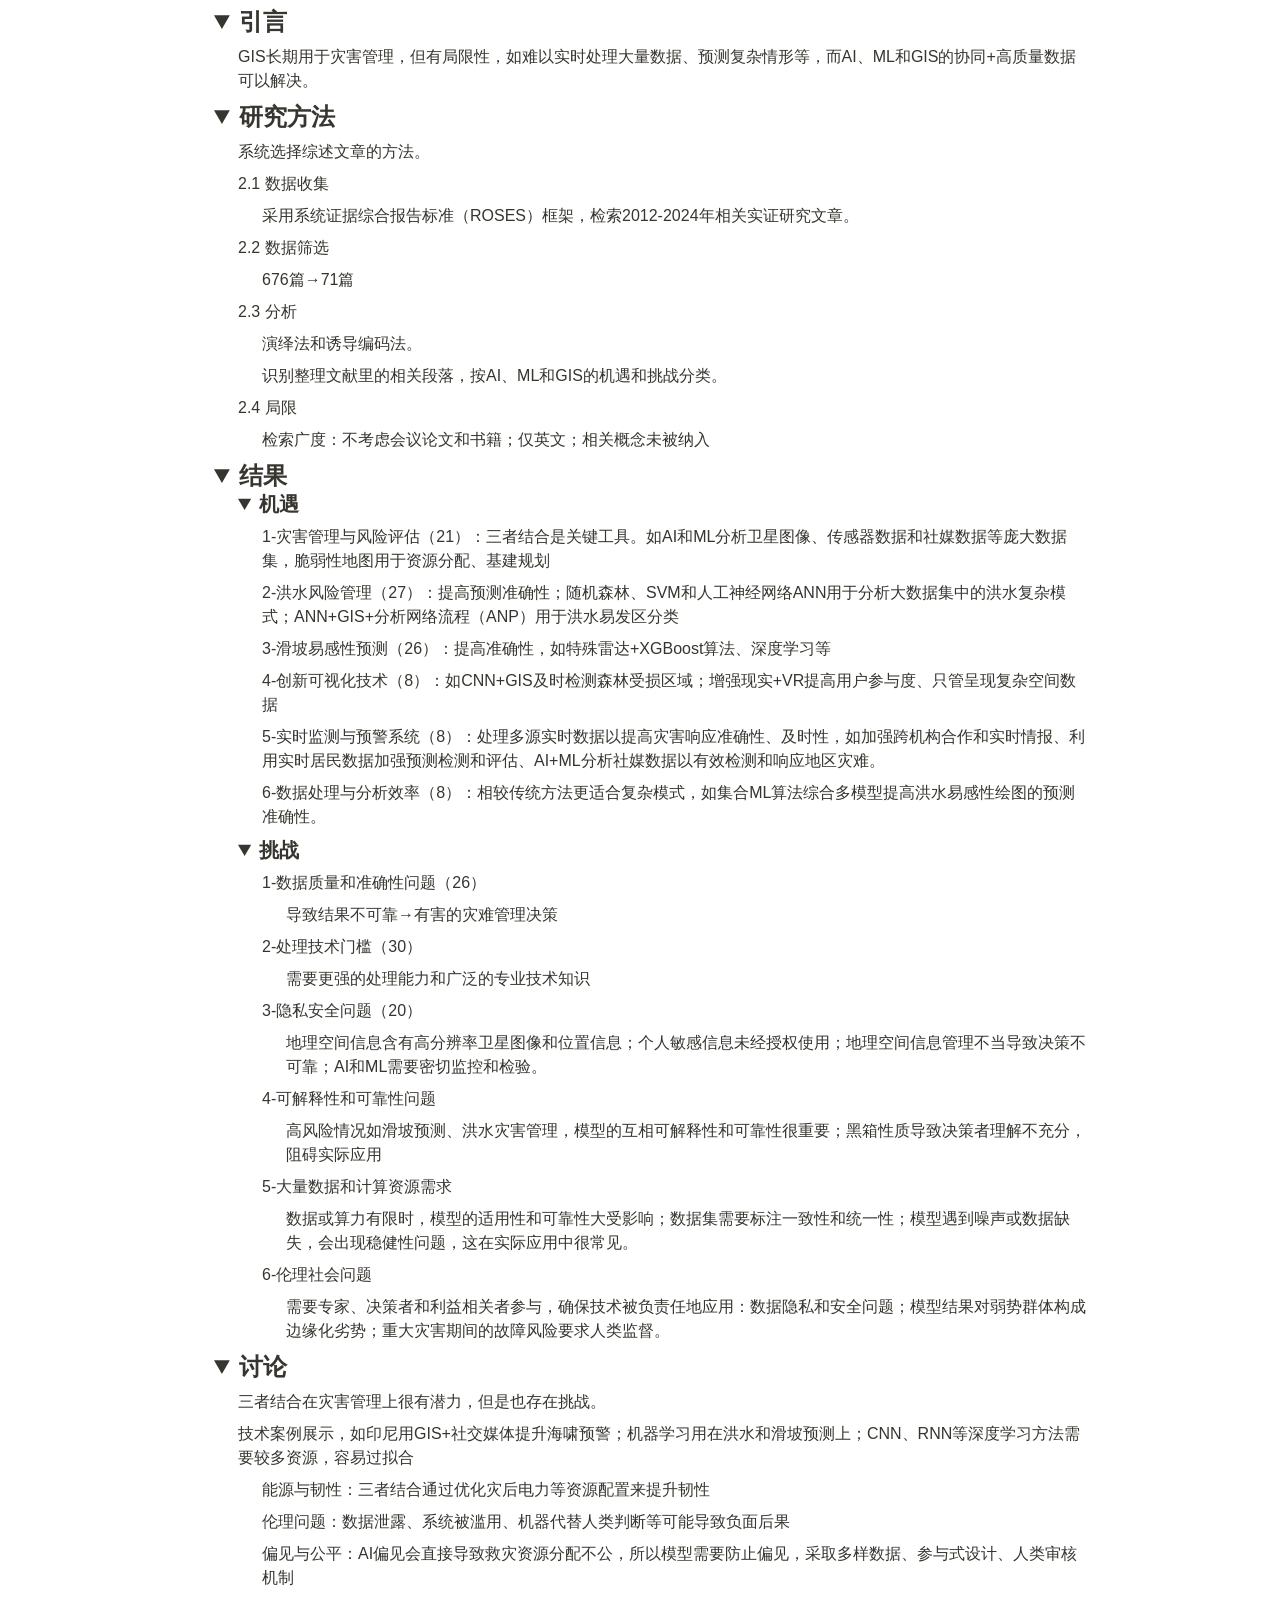
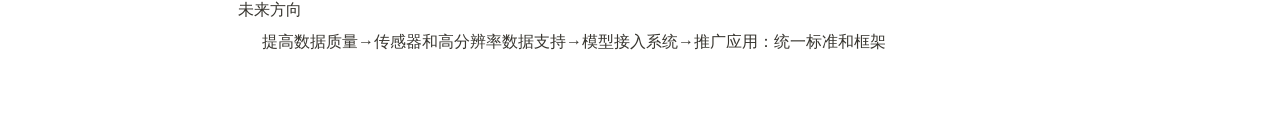
<file: docs/应用场景/大数据评估-气象灾害与铁路韧性.html>
<html><head><meta http-equiv="Content-Type" content="text/html; charset=utf-8"/><title>气象灾害与铁路韧性</title><style>
/* cspell:disable-file */
/* webkit printing magic: print all background colors */
html {
	-webkit-print-color-adjust: exact;
}
* {
	box-sizing: border-box;
	-webkit-print-color-adjust: exact;
}

html,
body {
	margin: 0;
	padding: 0;
}
@media only screen {
	body {
		margin: 2em auto;
		max-width: 900px;
		color: rgb(55, 53, 47);
	}
}

body {
	line-height: 1.5;
	white-space: pre-wrap;
}

a,
a.visited {
	color: inherit;
	text-decoration: underline;
}

.pdf-relative-link-path {
	font-size: 80%;
	color: #444;
}

h1,
h2,
h3 {
	letter-spacing: -0.01em;
	line-height: 1.2;
	font-weight: 600;
	margin-bottom: 0;
}

/* Override strong tags inside headings to maintain consistent weight */
h1 strong,
h2 strong,
h3 strong {
	font-weight: 600;
}

.page-title {
	font-size: 2.5rem;
	font-weight: 700;
	margin-top: 0;
	margin-bottom: 0.75em;
}

h1 {
	font-size: 1.875rem;
	margin-top: 1.875rem;
}

h2 {
	font-size: 1.5rem;
	margin-top: 1.5rem;
}

h3 {
	font-size: 1.25rem;
	margin-top: 1.25rem;
}

.source {
	border: 1px solid #ddd;
	border-radius: 3px;
	padding: 1.5em;
	word-break: break-all;
}

.callout {
	border-radius: 10px;
	padding: 1rem;
}

figure {
	margin: 1.25em 0;
	page-break-inside: avoid;
}

figcaption {
	opacity: 0.5;
	font-size: 85%;
	margin-top: 0.5em;
}

mark {
	background-color: transparent;
}

.indented {
	padding-left: 1.5em;
}

hr {
	background: transparent;
	display: block;
	width: 100%;
	height: 1px;
	visibility: visible;
	border: none;
	border-bottom: 1px solid rgba(55, 53, 47, 0.09);
}

img {
	max-width: 100%;
}

@media only print {
	img {
		max-height: 100vh;
		object-fit: contain;
	}

	table.collection-content {
		width: 100%;
		table-layout: fixed;
	}

	table.collection-content th,
	table.collection-content td {
		overflow-wrap: anywhere;
	}

	table.collection-content td > .user,
	table.collection-content td > time {
		white-space: pre-wrap;
	}
}

@page {
	margin: 1in;
}

.collection-content-wrapper {
	overflow-x: auto;
}

@media only print {
	.collection-content-wrapper {
		overflow-x: visible;
	}
}

.collection-content {
	font-size: 0.875rem;
}

.collection-content td {
	white-space: pre-wrap;
	word-break: break-word;
}

.column-list {
	display: flex;
	gap: 46px;
}

.column {
	min-width: 0;
	overflow: hidden;
}

.column > *:first-child {
	margin-top: 0;
}

.table_of_contents-item {
	display: block;
	font-size: 0.875rem;
	line-height: 1.3;
	padding: 0.125rem;
}

.table_of_contents-indent-1 {
	margin-left: 1.5rem;
}

.table_of_contents-indent-2 {
	margin-left: 3rem;
}

.table_of_contents-indent-3 {
	margin-left: 4.5rem;
}

.table_of_contents-link {
	text-decoration: none;
	opacity: 0.7;
	border-bottom: 1px solid rgba(55, 53, 47, 0.18);
}

table,
th,
td {
	border: 1px solid rgba(55, 53, 47, 0.09);
}

table {
	border-collapse: collapse;
	border-left: none;
	border-right: none;
}

th,
td {
	font-weight: normal;
	padding: 0.25em 0.5em;
	line-height: 1.5;
	min-height: 1.5em;
	text-align: left;
}

th {
	color: rgba(55, 53, 47, 0.6);
}

ol,
ul {
	margin: 0;
	margin-block-start: 0.6em;
	margin-block-end: 0.6em;
}

li > ol:first-child,
li > ul:first-child {
	margin-block-start: 0.6em;
}

ul > li {
	list-style: disc;
}

ul.to-do-list {
	padding-inline-start: 0;
}

ul.to-do-list > li {
	list-style: none;
}

.to-do-children-checked {
	text-decoration: line-through;
	opacity: 0.375;
}

ul.toggle > li {
	list-style: none;
}

ul {
	padding-inline-start: 1.7em;
}

ul > li {
	padding-left: 0.1em;
}

ol {
	padding-inline-start: 1.6em;
}

ol.numbered-list.numbered-list-digits-2 {
	padding-inline-start: 2em;
}

ol.numbered-list.numbered-list-digits-3plus {
	padding-inline-start: 2.4em;
}

ol > li {
	padding-left: 0.2em;
}

.mono ol {
	padding-inline-start: 2em;
}

.mono ol > li {
	text-indent: -0.4em;
}

.toggle {
	padding-inline-start: 0em;
	list-style-type: none;
}

/* Indent toggle children */
.toggle > li > details {
	padding-left: 1.7em;
}

.toggle > li > details > summary {
	margin-left: -1.1em;
}

.selected-value {
	display: inline-block;
	padding: 0 0.5em;
	background: rgba(206, 205, 202, 0.5);
	border-radius: 3px;
	margin-right: 0.5em;
	margin-top: 0.3em;
	margin-bottom: 0.3em;
	white-space: nowrap;
}

.collection-title {
	display: inline-block;
	margin-right: 1em;
}

.page-description {
	margin-bottom: 2em;
}

.simple-table {
	margin-top: 1em;
	font-size: 0.875rem;
	empty-cells: show;
}
.simple-table td {
	height: 29px;
	min-width: 120px;
}

.simple-table th {
	height: 29px;
	min-width: 120px;
}

.simple-table-header-color {
	background: rgb(247, 246, 243);
	color: black;
}
.simple-table-header {
	font-weight: 500;
}

time {
	opacity: 0.5;
}

.icon {
	display: inline-flex;
	align-items: center;
	justify-content: center;
	max-width: 1.2em;
	max-height: 1.2em;
	text-decoration: none;
	vertical-align: text-bottom;
	margin-right: 0.5em;
}

img.icon {
	border-radius: 3px;
}

.callout img.notion-static-icon {
	width: 1em;
	height: 1em;
}

.callout p {
	margin: 0;
}

.callout h1,
.callout h2,
.callout h3 {
	margin: 0 0 0.6rem;
}

.user-icon {
	width: 1.5em;
	height: 1.5em;
	border-radius: 100%;
	margin-right: 0.5rem;
}

.user-icon-inner {
	font-size: 0.8em;
}

.text-icon {
	border: 1px solid #000;
	text-align: center;
}

.page-cover-image {
	display: block;
	object-fit: cover;
	width: 100%;
	max-height: 30vh;
}

.page-header-icon {
	font-size: 3rem;
	margin-bottom: 1rem;
}

.page-header-icon-with-cover {
	margin-top: -0.72em;
	margin-left: 0.07em;
}

.page-header-icon img {
	border-radius: 3px;
}

.link-to-page {
	margin: 1em 0;
	padding: 0;
	border: none;
	font-weight: 500;
}

p > .user {
	opacity: 0.5;
}

td > .user,
td > time {
	white-space: nowrap;
}

input[type="checkbox"] {
	transform: scale(1.5);
	margin-right: 0.6em;
	vertical-align: middle;
}

p {
	margin-top: 0.5em;
	margin-bottom: 0.5em;
}

.image {
	border: none;
	margin: 1.5em 0;
	padding: 0;
	border-radius: 0;
	text-align: center;
}

.code,
code {
	background: rgba(135, 131, 120, 0.15);
	border-radius: 3px;
	padding: 0.2em 0.4em;
	border-radius: 3px;
	font-size: 85%;
	tab-size: 2;
}

code {
	color: #eb5757;
}

.code {
	padding: 1.5em 1em;
}

.code-wrap {
	white-space: pre-wrap;
	word-break: break-all;
}

.code > code {
	background: none;
	padding: 0;
	font-size: 100%;
	color: inherit;
}

blockquote {
	font-size: 1em;
	margin: 1em 0;
	padding-left: 1em;
	border-left: 3px solid rgb(55, 53, 47);
}

blockquote.quote-large {
	font-size: 1.25em;
}

.bookmark {
	text-decoration: none;
	max-height: 8em;
	padding: 0;
	display: flex;
	width: 100%;
	align-items: stretch;
}

.bookmark-title {
	font-size: 0.85em;
	overflow: hidden;
	text-overflow: ellipsis;
	height: 1.75em;
	white-space: nowrap;
}

.bookmark-text {
	display: flex;
	flex-direction: column;
}

.bookmark-info {
	flex: 4 1 180px;
	padding: 12px 14px 14px;
	display: flex;
	flex-direction: column;
	justify-content: space-between;
}

.bookmark-image {
	width: 33%;
	flex: 1 1 180px;
	display: block;
	position: relative;
	object-fit: cover;
	border-radius: 1px;
}

.bookmark-description {
	color: rgba(55, 53, 47, 0.6);
	font-size: 0.75em;
	overflow: hidden;
	max-height: 4.5em;
	word-break: break-word;
}

.bookmark-href {
	font-size: 0.75em;
	margin-top: 0.25em;
}

.sans { font-family: ui-sans-serif, -apple-system, BlinkMacSystemFont, "Segoe UI Variable Display", "Segoe UI", Helvetica, "Apple Color Emoji", "Noto Sans Arabic", "Noto Sans Hebrew", Arial, sans-serif, "Segoe UI Emoji", "Segoe UI Symbol"; }
.code { font-family: "SFMono-Regular", Menlo, Consolas, "PT Mono", "Liberation Mono", Courier, monospace; }
.serif { font-family: Lyon-Text, Georgia, ui-serif, serif; }
.mono { font-family: iawriter-mono, Nitti, Menlo, Courier, monospace; }
.pdf .sans { font-family: Inter, ui-sans-serif, -apple-system, BlinkMacSystemFont, "Segoe UI Variable Display", "Segoe UI", Helvetica, "Apple Color Emoji", "Noto Sans Arabic", "Noto Sans Hebrew", Arial, sans-serif, "Segoe UI Emoji", "Segoe UI Symbol", 'Twemoji', 'Noto Color Emoji', 'Noto Sans CJK JP'; }
.pdf:lang(zh-CN) .sans { font-family: Inter, ui-sans-serif, -apple-system, BlinkMacSystemFont, "Segoe UI Variable Display", "Segoe UI", Helvetica, "Apple Color Emoji", "Noto Sans Arabic", "Noto Sans Hebrew", Arial, sans-serif, "Segoe UI Emoji", "Segoe UI Symbol", 'Twemoji', 'Noto Color Emoji', 'Noto Sans CJK SC'; }
.pdf:lang(zh-TW) .sans { font-family: Inter, ui-sans-serif, -apple-system, BlinkMacSystemFont, "Segoe UI Variable Display", "Segoe UI", Helvetica, "Apple Color Emoji", "Noto Sans Arabic", "Noto Sans Hebrew", Arial, sans-serif, "Segoe UI Emoji", "Segoe UI Symbol", 'Twemoji', 'Noto Color Emoji', 'Noto Sans CJK TC'; }
.pdf:lang(ko-KR) .sans { font-family: Inter, ui-sans-serif, -apple-system, BlinkMacSystemFont, "Segoe UI Variable Display", "Segoe UI", Helvetica, "Apple Color Emoji", "Noto Sans Arabic", "Noto Sans Hebrew", Arial, sans-serif, "Segoe UI Emoji", "Segoe UI Symbol", 'Twemoji', 'Noto Color Emoji', 'Noto Sans CJK KR'; }
.pdf .code { font-family: Source Code Pro, "SFMono-Regular", Menlo, Consolas, "PT Mono", "Liberation Mono", Courier, monospace, 'Twemoji', 'Noto Color Emoji', 'Noto Sans Mono CJK JP'; }
.pdf:lang(zh-CN) .code { font-family: Source Code Pro, "SFMono-Regular", Menlo, Consolas, "PT Mono", "Liberation Mono", Courier, monospace, 'Twemoji', 'Noto Color Emoji', 'Noto Sans Mono CJK SC'; }
.pdf:lang(zh-TW) .code { font-family: Source Code Pro, "SFMono-Regular", Menlo, Consolas, "PT Mono", "Liberation Mono", Courier, monospace, 'Twemoji', 'Noto Color Emoji', 'Noto Sans Mono CJK TC'; }
.pdf:lang(ko-KR) .code { font-family: Source Code Pro, "SFMono-Regular", Menlo, Consolas, "PT Mono", "Liberation Mono", Courier, monospace, 'Twemoji', 'Noto Color Emoji', 'Noto Sans Mono CJK KR'; }
.pdf .serif { font-family: PT Serif, Lyon-Text, Georgia, ui-serif, serif, 'Twemoji', 'Noto Color Emoji', 'Noto Serif CJK JP'; }
.pdf:lang(zh-CN) .serif { font-family: PT Serif, Lyon-Text, Georgia, ui-serif, serif, 'Twemoji', 'Noto Color Emoji', 'Noto Serif CJK SC'; }
.pdf:lang(zh-TW) .serif { font-family: PT Serif, Lyon-Text, Georgia, ui-serif, serif, 'Twemoji', 'Noto Color Emoji', 'Noto Serif CJK TC'; }
.pdf:lang(ko-KR) .serif { font-family: PT Serif, Lyon-Text, Georgia, ui-serif, serif, 'Twemoji', 'Noto Color Emoji', 'Noto Serif CJK KR'; }
.pdf .mono { font-family: PT Mono, iawriter-mono, Nitti, Menlo, Courier, monospace, 'Twemoji', 'Noto Color Emoji', 'Noto Sans Mono CJK JP'; }
.pdf:lang(zh-CN) .mono { font-family: PT Mono, iawriter-mono, Nitti, Menlo, Courier, monospace, 'Twemoji', 'Noto Color Emoji', 'Noto Sans Mono CJK SC'; }
.pdf:lang(zh-TW) .mono { font-family: PT Mono, iawriter-mono, Nitti, Menlo, Courier, monospace, 'Twemoji', 'Noto Color Emoji', 'Noto Sans Mono CJK TC'; }
.pdf:lang(ko-KR) .mono { font-family: PT Mono, iawriter-mono, Nitti, Menlo, Courier, monospace, 'Twemoji', 'Noto Color Emoji', 'Noto Sans Mono CJK KR'; }
.highlight-default {
	color: rgba(44, 44, 43, 1);
}
.highlight-gray {
	color: rgba(125, 122, 117, 1);
	fill: rgba(125, 122, 117, 1);
}
.highlight-brown {
	color: rgba(159, 118, 90, 1);
	fill: rgba(159, 118, 90, 1);
}
.highlight-orange {
	color: rgba(210, 123, 45, 1);
	fill: rgba(210, 123, 45, 1);
}
.highlight-yellow {
	color: rgba(203, 148, 52, 1);
	fill: rgba(203, 148, 52, 1);
}
.highlight-teal {
	color: rgba(80, 148, 110, 1);
	fill: rgba(80, 148, 110, 1);
}
.highlight-blue {
	color: rgba(56, 125, 201, 1);
	fill: rgba(56, 125, 201, 1);
}
.highlight-purple {
	color: rgba(154, 107, 180, 1);
	fill: rgba(154, 107, 180, 1);
}
.highlight-pink {
	color: rgba(193, 76, 138, 1);
	fill: rgba(193, 76, 138, 1);
}
.highlight-red {
	color: rgba(207, 81, 72, 1);
	fill: rgba(207, 81, 72, 1);
}
.highlight-default_background {
	color: rgba(44, 44, 43, 1);
}
.highlight-gray_background {
	background: rgba(42, 28, 0, 0.07);
}
.highlight-brown_background {
	background: rgba(139, 46, 0, 0.086);
}
.highlight-orange_background {
	background: rgba(224, 101, 1, 0.129);
}
.highlight-yellow_background {
	background: rgba(211, 168, 0, 0.137);
}
.highlight-teal_background {
	background: rgba(0, 100, 45, 0.09);
}
.highlight-blue_background {
	background: rgba(0, 124, 215, 0.094);
}
.highlight-purple_background {
	background: rgba(102, 0, 178, 0.078);
}
.highlight-pink_background {
	background: rgba(197, 0, 93, 0.086);
}
.highlight-red_background {
	background: rgba(223, 22, 0, 0.094);
}
.block-color-default {
	color: inherit;
	fill: inherit;
}
.block-color-gray {
	color: rgba(125, 122, 117, 1);
	fill: rgba(125, 122, 117, 1);
}
.block-color-brown {
	color: rgba(159, 118, 90, 1);
	fill: rgba(159, 118, 90, 1);
}
.block-color-orange {
	color: rgba(210, 123, 45, 1);
	fill: rgba(210, 123, 45, 1);
}
.block-color-yellow {
	color: rgba(203, 148, 52, 1);
	fill: rgba(203, 148, 52, 1);
}
.block-color-teal {
	color: rgba(80, 148, 110, 1);
	fill: rgba(80, 148, 110, 1);
}
.block-color-blue {
	color: rgba(56, 125, 201, 1);
	fill: rgba(56, 125, 201, 1);
}
.block-color-purple {
	color: rgba(154, 107, 180, 1);
	fill: rgba(154, 107, 180, 1);
}
.block-color-pink {
	color: rgba(193, 76, 138, 1);
	fill: rgba(193, 76, 138, 1);
}
.block-color-red {
	color: rgba(207, 81, 72, 1);
	fill: rgba(207, 81, 72, 1);
}
.block-color-default_background {
	color: inherit;
	fill: inherit;
}
.block-color-gray_background {
	background: rgba(240, 239, 237, 1);
}
.block-color-brown_background {
	background: rgba(245, 237, 233, 1);
}
.block-color-orange_background {
	background: rgba(251, 235, 222, 1);
}
.block-color-yellow_background {
	background: rgba(249, 243, 220, 1);
}
.block-color-teal_background {
	background: rgba(232, 241, 236, 1);
}
.block-color-blue_background {
	background: rgba(229, 242, 252, 1);
}
.block-color-purple_background {
	background: rgba(243, 235, 249, 1);
}
.block-color-pink_background {
	background: rgba(250, 233, 241, 1);
}
.block-color-red_background {
	background: rgba(252, 233, 231, 1);
}
.select-value-color-default { background-color: rgba(42, 28, 0, 0.07); }
.select-value-color-gray { background-color: rgba(28, 19, 1, 0.11); }
.select-value-color-brown { background-color: rgba(127, 51, 0, 0.156); }
.select-value-color-orange { background-color: rgba(196, 88, 0, 0.203); }
.select-value-color-yellow { background-color: rgba(209, 156, 0, 0.282); }
.select-value-color-green { background-color: rgba(0, 96, 38, 0.156); }
.select-value-color-blue { background-color: rgba(0, 118, 217, 0.203); }
.select-value-color-purple { background-color: rgba(92, 0, 163, 0.141); }
.select-value-color-pink { background-color: rgba(183, 0, 78, 0.152); }
.select-value-color-red { background-color: rgba(206, 24, 0, 0.164); }

.checkbox {
	display: inline-flex;
	vertical-align: text-bottom;
	width: 16;
	height: 16;
	background-size: 16px;
	margin-left: 2px;
	margin-right: 5px;
}

.checkbox-on {
	background-image: url("data:image/svg+xml;charset=UTF-8,%3Csvg%20width%3D%2216%22%20height%3D%2216%22%20viewBox%3D%220%200%2016%2016%22%20fill%3D%22none%22%20xmlns%3D%22http%3A%2F%2Fwww.w3.org%2F2000%2Fsvg%22%3E%0A%3Crect%20width%3D%2216%22%20height%3D%2216%22%20fill%3D%22%2358A9D7%22%2F%3E%0A%3Cpath%20d%3D%22M6.71429%2012.2852L14%204.9995L12.7143%203.71436L6.71429%209.71378L3.28571%206.2831L2%207.57092L6.71429%2012.2852Z%22%20fill%3D%22white%22%2F%3E%0A%3C%2Fsvg%3E");
}

.checkbox-off {
	background-image: url("data:image/svg+xml;charset=UTF-8,%3Csvg%20width%3D%2216%22%20height%3D%2216%22%20viewBox%3D%220%200%2016%2016%22%20fill%3D%22none%22%20xmlns%3D%22http%3A%2F%2Fwww.w3.org%2F2000%2Fsvg%22%3E%0A%3Crect%20x%3D%220.75%22%20y%3D%220.75%22%20width%3D%2214.5%22%20height%3D%2214.5%22%20fill%3D%22white%22%20stroke%3D%22%2336352F%22%20stroke-width%3D%221.5%22%2F%3E%0A%3C%2Fsvg%3E");
}
	
</style></head><body><article id="1e8f76e2-bace-80f2-8800-ef4645c10cae" class="page sans"><header><div class="page-header-icon undefined"><span class="icon">🌪️</span></div><h1 class="page-title" dir="auto">气象灾害与铁路韧性</h1><p class="page-description" dir="auto"></p></header><div class="page-body"><div style="display:contents" dir="auto"><details open=""><summary style="font-weight:600;font-size:1.875em;line-height:1.3;margin:0">文献1：AI在灾害管理中的应用</summary><div class="indented"><div style="display:contents" dir="auto"><p id="1e8f76e2-bace-80fc-ac4c-c48066977dfe" class="">①概述了AI在减灾、备灾、应灾和灾后恢复四个灾害管理阶段的应用（不同AI技术的应用实例、在不同阶段的优势）②归纳出实用型决策支持工具③提出了未来挑战。</p></div><div style="display:contents" dir="auto"><p id="1e8f76e2-bace-808e-8ccb-f428d583e67f" class="">大多数AI应用集中在灾害响应阶段。</p></div><div style="display:contents" dir="auto"><details open=""><summary style="font-weight:600;font-size:1.5em;line-height:1.3;margin:0">1 背景</summary><div class="indented"><div style="display:contents" dir="auto"><p id="1e8f76e2-bace-8097-971c-d5516798f266" class="">自然灾害损失严重，需要消耗大量救援和管理力量。</p></div><div style="display:contents" dir="auto"><p id="1e8f76e2-bace-8032-9401-d7afda35a518" class="">灾害管理会用到灾害过程产生的大量的真实数据和模拟数据，高效获取和处理大数据非常重要，所以AI越来越受欢迎。真实数据来自于社交媒体、电信数据、遥感等信息通信技术的进步；模拟数据是为了弥补真实数据稀缺的情况，用于灾害估算。</p></div><div style="display:contents" dir="auto"><p id="1e8f76e2-bace-80fd-9f48-de4ebcc827af" class="">很少研究通过综合分析损失、基础设施和数据三者，来从灾害管理的不同阶段的角度来分析。</p></div></div></details></div><div style="display:contents" dir="auto"><details open=""><summary style="font-weight:600;font-size:1.5em;line-height:1.3;margin:0">2 基础</summary><div class="indented"><div style="display:contents" dir="auto"><details open=""><summary style="font-weight:600;font-size:1.25em;line-height:1.3;margin:0">2.1 AI方法 AI methods</summary><div class="indented"><div style="display:contents" dir="auto"><p id="1e8f76e2-bace-8098-bce0-cc91ef53172b" class="">介绍了AI方法有哪些。</p></div><div style="display:contents" dir="auto"><p id="1e8f76e2-bace-8056-8f85-dd627ec1d660" class="">AI方法分为6类：有监督模型、无监督模型、深度学习、强化学习、深度强化学习和优化方法。</p></div><div style="display:contents" dir="auto"><ul id="1e8f76e2-bace-8092-84c4-d2b8a69bb571" class="toggle"><li><details open=""><summary>2.1.1 有监督模型 Supervised models</summary><div style="display:contents" dir="auto"><p id="1e8f76e2-bace-801b-8455-dbc39b7ed728" class="">基于有标签的人工输入数据，进行回归、分类等，用于信息提取、计算机视觉、语音识别等。</p></div></details></li></ul></div><div style="display:contents" dir="auto"><ul id="1e8f76e2-bace-8096-b913-eecbfba5ec81" class="toggle"><li><details open=""><summary>2.1.2 无监督模型 Unsupervised models</summary><div style="display:contents" dir="auto"><p id="1e8f76e2-bace-80a7-9940-fd3a1c2a374b" class="">基于无标签数据。用于数据降维、特征提取聚类。</p></div></details></li></ul></div><div style="display:contents" dir="auto"><ul id="1e8f76e2-bace-806a-afc1-c51df44343ce" class="toggle"><li><details open=""><summary>2.1.3 深度学习  Deep learning</summary><div style="display:contents" dir="auto"><p id="1e8f76e2-bace-8073-b8df-da0fbf6cbc5d" class="">使用多层结构逐步提取特征，应用范围广泛。</p></div></details></li></ul></div><div style="display:contents" dir="auto"><ul id="1e8f76e2-bace-8095-985f-f9588bc28d32" class="toggle"><li><details open=""><summary>2.1.4 强化学习 Reinforcement learning</summary><div style="display:contents" dir="auto"><p id="1e8f76e2-bace-80f5-86dc-c972014b4072" class="">通过惩罚、奖励等强化方法学习，用于不确定复杂情景下的系列决策。</p></div></details></li></ul></div><div style="display:contents" dir="auto"><ul id="1e8f76e2-bace-801c-8a7f-f4da66c22ad8" class="toggle"><li><details open=""><summary>2.1.5 深度强化学习 Deep Reinforcement Learning</summary><div style="display:contents" dir="auto"><p id="1e8f76e2-bace-80c4-a515-d7af7d4cb739" class="">在复杂连续任务问题上性能很好，需要大量训练数据和时间，成本较高。</p></div></details></li></ul></div><div style="display:contents" dir="auto"><ul id="1e8f76e2-bace-80db-8250-fc45a93fe8f4" class="toggle"><li><details open=""><summary>2.1.6 优化 Optimization</summary><div style="display:contents" dir="auto"><p id="1e8f76e2-bace-80c4-8662-fff73600bf6d" class="">是大多数AI方法的基本要素，目的是找到由目标函数表示的最佳模型。</p></div></details></li></ul></div></div></details></div><div style="display:contents" dir="auto"><details open=""><summary style="font-weight:600;font-size:1.25em;line-height:1.3;margin:0">2.2 灾害管理相关概念</summary><div class="indented"><div style="display:contents" dir="auto"><p id="1e8f76e2-bace-80a4-bb5e-e7927ed87a83" class="">2.2.1 灾害管理4阶段：减灾、备灾、应灾和灾后恢复。</p></div><div style="display:contents" dir="auto"><p id="1e8f76e2-bace-80b4-ab91-cd93a7437803" class="">2.2.2 灾害管理与灾害韧性（抗灾能力）</p></div><div style="display:contents" dir="auto"><p id="1e8f76e2-bace-8094-8011-d87a96a69db1" class="">提高社区的灾害韧性是灾害管理的目标。介绍了对灾害韧性的不同定义，比如5个角度定义。</p></div><div style="display:contents" dir="auto"><p id="1e8f76e2-bace-8055-9104-fc4543abf6d9" class="">现有许多为了提高灾害韧性的研究和实例，总之它们表现出AI赋能的潜力。</p></div></div></details></div></div></details></div><div style="display:contents" dir="auto"><details open=""><summary style="font-weight:600;font-size:1.5em;line-height:1.3;margin:0">3 灾害管理应用</summary><div class="indented"><div style="display:contents" dir="auto"><p id="1e8f76e2-bace-807f-afbb-cec1a98c2bde" class="">图3是AI应用于灾害管理不同阶段的出版物数理增长趋势，显示了①AI在灾害管理的应用出版物越来越多；②集中于应灾阶段。</p></div><div style="display:contents" dir="auto"><p id="1e8f76e2-bace-8001-bc0f-f48acf9718b6" class="">介绍了案例资料选取方法。选了6类26种AI方法，4阶段17个应用领域，以此为关键词检索文献，对应用示例画了AI方法-应用领域的连线图。详见表1。</p></div><div style="display:contents" dir="auto"><details open=""><summary style="font-weight:600;font-size:1.25em;line-height:1.3;margin:0">3.1 减灾阶段 mitigation</summary><div class="indented"><div style="display:contents" dir="auto"><p id="1e8f76e2-bace-80f7-a12b-cb034ab4542e" class="">监督模型、无监督模型被应用于领域1＞2、3&gt;&gt;4；强化学习、深度强化学习应用很少。</p></div><div style="display:contents" dir="auto"><p id="1e8f76e2-bace-8073-bbb9-feb78e3bd5cc" class="">1：绘制各种易感性地图。</p></div><div style="display:contents" dir="auto"><p id="1e8f76e2-bace-808c-9488-f61b60e9deb4" class="">2、3：脆性曲线、广义回归模型、决策树、贝叶斯加法回归树、空间回归、RF、神经网络。</p></div><div style="display:contents" dir="auto"><p id="1e8f76e2-bace-80b0-b6f2-f10872abac09" class="">4：确定管理重点、估算居民需求、聚类算法分析远程图像、优化算法制定恢复计划。</p></div></div></details></div><div style="display:contents" dir="auto"><details open=""><summary style="font-weight:600;font-size:1.25em;line-height:1.3;margin:0">3.2 备灾阶段 preparedness</summary><div class="indented"><div style="display:contents" dir="auto"><p id="1e8f76e2-bace-8036-b259-fec47d6fa118" class="">5-确定灾难来临 6-预警 7-应急培训和工具 8-疏散准备</p></div><div style="display:contents" dir="auto"><p id="1e8f76e2-bace-8026-8490-eea41359d256" class="">5、6、8&gt;&gt;7</p></div><div style="display:contents" dir="auto"><p id="1e8f76e2-bace-800c-ae7c-ce2b3736a20c" class="">5、6：通常依赖专家分析传感器测量结果，AI可以经济高效地替代。如飓风轨迹、地震、洪水。如堤坝异常检测组件、推文语义分析报告系统、物联网和云网络灾情共享。</p></div><div style="display:contents" dir="auto"><p id="1e8f76e2-bace-8025-a214-d64613be8327" class="">8：确定何时启动逆流车道帮助沿海飓风撤离、确定最佳疏散路径。方法有SVM、DT、NN、RL、优化等。</p></div></div></details></div><div style="display:contents" dir="auto"><details open=""><summary style="font-weight:600;font-size:1.25em;line-height:1.3;margin:0">3.3 应灾阶段</summary><div class="indented"><div style="display:contents" dir="auto"><p id="1e8f76e2-bace-807d-9c16-fc6151ecc2e3" class="">9-事件地图 10-损毁评估 11-救灾和调配 12-信息系统和跨部门协同 13-民情和心理分析 </p></div><div style="display:contents" dir="auto"><p id="1e8f76e2-bace-8092-8929-db90f8f199ef" class="">应用于9、10（灾害感知）较多的是有监督模型、无监督模型、DL，其他很少；大多数AI方法应用于11；监督模型和DL主要用于12、13。</p></div><div style="display:contents" dir="auto"><p id="1e8f76e2-bace-8051-be57-f3539b5b3236" class="">9、10：基于卫星、无人机、机器人、社交媒体持续产生的大量灾害数据绘图。如计算机视觉、分类器算法、前后特征提取对比、专门数据库…</p></div><div style="display:contents" dir="auto"><p id="1e8f76e2-bace-80a1-9615-e11ca65e8d40" class="">11：①数据导向：基于社交媒体、机器人、手机数据。流行的 AI 方法包括分类器、强化学习、深度强化学习和其他情绪分析技术。也有隐私担忧。②机器人导向：深度学习用于机器人搜救</p></div><div style="display:contents" dir="auto"><p id="1e8f76e2-bace-80c7-9a7c-ece24b7e8d32" class="">12：①通讯：电话呼叫语音识别和NLP、手机位置信息跟踪。②信息共享和协调：共享信息管理平台、数据共享和协作分析。</p></div><div style="display:contents" dir="auto"><p id="1e8f76e2-bace-80f5-be27-e0b8be5ef9ba" class="">13：分析社媒数据（情感文本、图像、时间、地理位置信息）跟踪公众反应、识别人口流动时空规律。</p></div></div></details></div><div style="display:contents" dir="auto"><details open=""><summary style="font-weight:600;font-size:1.25em;line-height:1.3;margin:0">3.4 灾后恢复</summary><div class="indented"><div style="display:contents" dir="auto"><p id="1e9f76e2-bace-8080-a3d9-e5144d118e68" class="">灾后恢复需要很长时间，包括很多步骤，所以需要AI缩短时间、提供支持。</p></div><div style="display:contents" dir="auto"><p id="1e9f76e2-bace-8073-8e86-c6d46e84c5a7" class="">14-评估影响 15-制定恢复计划 16-恢复过程跟踪 17-估计损失和修复成本</p></div><div style="display:contents" dir="auto"><p id="1e9f76e2-bace-807b-af5a-e381e68a48a7" class="">14&gt;其他。</p></div><div style="display:contents" dir="auto"><p id="1e9f76e2-bace-8075-bc22-ee2f51cea74d" class="">14：物理损害（肉眼检查工作量巨大，AI分析航拍图像、社媒图像、传感器数据减少人工劳力；AI跟踪人类活动模式）、心理困扰（常用的是调查法，监督和无监督模型有助于调查结果分析以确定风险因素、评估预防性干预的有效性）、经济混乱（监督模型用来定量确定关键因素的影响，以制定经济刺激措施）</p></div><div style="display:contents" dir="auto"><p id="1e8f76e2-bace-80be-a386-efee8a08f643" class="">15：大多采用优化技术确定有效的恢复计划，如遗传算法、模拟退火等，很少应用强化学习/深度强化学习。</p></div><div style="display:contents" dir="auto"><p id="1e9f76e2-bace-808f-84a0-d4722860a16e" class="">16：需要通过各种指标、分析多源数据。常用监督模型和深度学习算法。如社媒数据的情感分析、图像分类用于灾难恢复跟踪、夜光数据与经济指标之间的回归关系、google街景跟踪恢复进度等。</p></div><div style="display:contents" dir="auto"><p id="1e9f76e2-bace-8081-8619-cbb37efe2917" class="">17：已经比较成熟。主要基于真实数据，所以大数据为AI在此应用提供了更多机会。如监督模型用于快速处理影像，检测结构损坏、修复需求、估计成本；监督模型用于分析恢复资金分布的历史数据，进行预算分配、处理保险索赔。</p></div><div style="display:contents" dir="auto"><p id="1e8f76e2-bace-803d-bf97-fb71a94ac142" class="">18：数据挖掘识别潜在诈骗、谣言；机器学习对比前后卫星图像，帮助保险公司、执法机构检查被淹房屋索赔的真实性。</p></div></div></details></div></div></details></div><div style="display:contents" dir="auto"><details open=""><summary style="font-weight:600;font-size:1.5em;line-height:1.3;margin:0">实用型 AI 决策支持工具</summary><div class="indented"><div style="display:contents" dir="auto"><p id="1e9f76e2-bace-8060-8510-c82583586aa1" class="">检索了相关AI工具案例，归纳在表5。总体趋势是在应灾阶段的工具最多；大多数工具的输入数据是社媒数据，小部分是传感器测量、遥感、手机数据。</p></div><div style="display:contents" dir="auto"><details open=""><summary style="font-weight:600;font-size:1.25em;line-height:1.3;margin:0">具体工具：</summary><div class="indented"><div style="display:contents" dir="auto"><p id="1e9f76e2-bace-8052-8ac4-fa7ffcc601f6" class="">预测危险情境的后果，以在减灾、备灾阶段制定计划。如软件模拟灾后医疗需求和资源的变化，帮助调度和紧急情况应对；文本音频和位置信息的高效综合平台；实时手机数据帮助高效响应；基础设施数据和历史灾难数据预测损坏后果；灾难响应人工智能 （AIDR）自动对推文和航空图像众包信息分类，确定受灾者和基础设施受损；地理数据可视化界面；深度学习模拟人类行为和流动；通过受灾照片评估堤坝年限。</p></div></div></details></div><div style="display:contents" dir="auto"><details open=""><summary style="font-weight:600;font-size:1.25em;line-height:1.3;margin:0">挑战性问题：</summary><div class="indented"><div style="display:contents" dir="auto"><p id="1e9f76e2-bace-806e-9cdb-d936c957c9b4" class="">1.需要大量输入数据，但数据类型和格式多样，对不同社区的适用性有限，不准确，所有权问题。→制定政策规范数据收集、清理、存储和管理。</p></div><div style="display:contents" dir="auto"><p id="1e9f76e2-bace-80b3-b81e-dff4c384b6d6" class="">2.不同社区受灾情况不同，针对一个社区开发的AI决策支持工具可能不适用其他社区。</p></div><div style="display:contents" dir="auto"><p id="1e9f76e2-bace-803b-a697-de52024fea1c" class="">3.需要高水平部署能力、先进软件和高性能计算机，对普遍用户和落后地区不友好。</p></div><div style="display:contents" dir="auto"><p id="1e9f76e2-bace-80af-8a90-fc42a2fd9ac9" class="">一些已有工作正在努力提高AI模型在支持灾害管理上的可解释性、可重复性。</p></div><div style="display:contents" dir="auto"><p id="1e9f76e2-bace-803b-82ea-fc9f00dd7575" class="">
</p></div></div></details></div></div></details></div><div style="display:contents" dir="auto"><details open=""><summary style="font-weight:600;font-size:1.5em;line-height:1.3;margin:0">结语</summary><div class="indented"><div style="display:contents" dir="auto"><p id="1e9f76e2-bace-80a1-9715-f9630b659650" class=""> 6类-17种AI方法，四个灾害管理阶段-26个应用领域。AI 模型的分析结果对于支持灾害管理非常有用，但其结论是否完全可靠有待讨论。</p></div><div style="display:contents" dir="auto"><p id="1e9f76e2-bace-8024-857d-e614baa5a199" class="">
</p></div></div></details></div></div></details></div><div style="display:contents" dir="auto"><p id="1e9f76e2-bace-80fb-b956-d77855c61e3b" class="">
</p></div><div style="display:contents" dir="auto"><p id="1e9f76e2-bace-80bd-a6cb-d5449b6ce9e1" class="">
</p></div><div style="display:contents" dir="auto"><details open=""><summary style="font-weight:600;font-size:1.875em;line-height:1.3;margin:0">文献2：AI和机器学习驱动的GIS在气候变化下主动灾害抵御的应用</summary><div class="indented"><div style="display:contents" dir="auto"><p id="1eaf76e2-bace-8019-8eb3-ca69da6842d7" class="">探讨了在气候变化增大灾害危害的情况下，将AI和ML与GIS相结合以增强灾害管理和抗灾能力的机遇（8个）和挑战（4个）。</p></div><div style="display:contents" dir="auto"><details open=""><summary style="font-weight:600;font-size:1.5em;line-height:1.3;margin:0">引言</summary><div class="indented"><div style="display:contents" dir="auto"><p id="1eaf76e2-bace-80b2-a07e-e76d6fa60524" class="">GIS长期用于灾害管理，但有局限性，如难以实时处理大量数据、预测复杂情形等，而AI、ML和GIS的协同+高质量数据可以解决。</p></div></div></details></div><div style="display:contents" dir="auto"><details open=""><summary style="font-weight:600;font-size:1.5em;line-height:1.3;margin:0">研究方法</summary><div class="indented"><div style="display:contents" dir="auto"><p id="1eaf76e2-bace-80eb-932a-f85483a26eb4" class="">系统选择综述文章的方法。</p></div><div style="display:contents" dir="auto"><p id="1eaf76e2-bace-8057-b299-c6fd37ebf1cc" class="">2.1 数据收集<div class="indented"><div style="display:contents" dir="auto"><p id="1eaf76e2-bace-8015-b310-fe9084d688df" class="">采用系统证据综合报告标准（ROSES）框架，检索2012-2024年相关实证研究文章。</p></div></div></p></div><div style="display:contents" dir="auto"><p id="1eaf76e2-bace-80d7-bc94-f4f898c8fa88" class="">2.2 数据筛选<div class="indented"><div style="display:contents" dir="auto"><p id="1eaf76e2-bace-804c-a4d6-f244e958a4c5" class="">676篇→71篇</p></div></div></p></div><div style="display:contents" dir="auto"><p id="1eaf76e2-bace-8000-bee5-d8ba429c0618" class="">2.3 分析<div class="indented"><div style="display:contents" dir="auto"><p id="1eaf76e2-bace-8000-837c-d26ca533aaa0" class="">演绎法和诱导编码法。</p></div><div style="display:contents" dir="auto"><p id="1eaf76e2-bace-80c3-95ab-f1dda6547842" class="">识别整理文献里的相关段落，按AI、ML和GIS的机遇和挑战分类。</p></div></div></p></div><div style="display:contents" dir="auto"><p id="1eaf76e2-bace-809f-8395-ffe0359e3cb3" class="">2.4 局限<div class="indented"><div style="display:contents" dir="auto"><p id="1eaf76e2-bace-8019-b72d-c49af0a4788e" class="">检索广度：不考虑会议论文和书籍；仅英文；相关概念未被纳入</p></div></div></p></div></div></details></div><div style="display:contents" dir="auto"><details open=""><summary style="font-weight:600;font-size:1.5em;line-height:1.3;margin:0">结果</summary><div class="indented"><div style="display:contents" dir="auto"><details open=""><summary style="font-weight:600;font-size:1.25em;line-height:1.3;margin:0">机遇</summary><div class="indented"><div style="display:contents" dir="auto"><p id="1eaf76e2-bace-8064-90a9-c76f04c58124" class="">1-灾害管理与风险评估（21）：三者结合是关键工具。如AI和ML分析卫星图像、传感器数据和社媒数据等庞大数据集，脆弱性地图用于资源分配、基建规划</p></div><div style="display:contents" dir="auto"><p id="1eaf76e2-bace-8028-b7b8-d60a4634aea7" class="">2-洪水风险管理（27）：提高预测准确性；随机森林、SVM和人工神经网络ANN用于分析大数据集中的洪水复杂模式；ANN+GIS+分析网络流程（ANP）用于洪水易发区分类</p></div><div style="display:contents" dir="auto"><p id="1eaf76e2-bace-80d1-ac42-d6f16f2a6018" class="">3-滑坡易感性预测（26）：提高准确性，如特殊雷达+XGBoost算法、深度学习等</p></div><div style="display:contents" dir="auto"><p id="1eaf76e2-bace-80a9-896f-f152ec4521fc" class="">4-创新可视化技术（8）：如CNN+GIS及时检测森林受损区域；增强现实+VR提高用户参与度、只管呈现复杂空间数据</p></div><div style="display:contents" dir="auto"><p id="1eaf76e2-bace-8014-92e5-f1fb44386c0d" class="">5-实时监测与预警系统（8）：处理多源实时数据以提高灾害响应准确性、及时性，如加强跨机构合作和实时情报、利用实时居民数据加强预测检测和评估、AI+ML分析社媒数据以有效检测和响应地区灾难。</p></div><div style="display:contents" dir="auto"><p id="1eaf76e2-bace-804b-a259-c9bbf6e52b01" class="">6-数据处理与分析效率（8）：相较传统方法更适合复杂模式，如集合ML算法综合多模型提高洪水易感性绘图的预测准确性。</p></div></div></details></div><div style="display:contents" dir="auto"><details open=""><summary style="font-weight:600;font-size:1.25em;line-height:1.3;margin:0">挑战</summary><div class="indented"><div style="display:contents" dir="auto"><p id="1eaf76e2-bace-8057-a8f9-ee1bb33d1a7b" class="">1-数据质量和准确性问题（26）<div class="indented"><div style="display:contents" dir="auto"><p id="1ecf76e2-bace-80c9-a220-da076bd1007f" class="">导致结果不可靠→有害的灾难管理决策</p></div></div></p></div><div style="display:contents" dir="auto"><p id="1ecf76e2-bace-802b-8159-d93603e3c48e" class="">2-处理技术门槛（30）<div class="indented"><div style="display:contents" dir="auto"><p id="1ecf76e2-bace-800e-83aa-de4a668468b1" class="">需要更强的处理能力和广泛的专业技术知识</p></div></div></p></div><div style="display:contents" dir="auto"><p id="1ecf76e2-bace-801a-89bc-d20f4797bd9f" class="">3-隐私安全问题（20）<div class="indented"><div style="display:contents" dir="auto"><p id="1ecf76e2-bace-806d-a691-f85ab94ef18b" class="">地理空间信息含有高分辨率卫星图像和位置信息；个人敏感信息未经授权使用；地理空间信息管理不当导致决策不可靠；AI和ML需要密切监控和检验。</p></div></div></p></div><div style="display:contents" dir="auto"><p id="1ecf76e2-bace-80e2-aa08-f3563d323b63" class="">4-可解释性和可靠性问题<div class="indented"><div style="display:contents" dir="auto"><p id="1ecf76e2-bace-8030-89fa-f2f4307d3b9b" class="">高风险情况如滑坡预测、洪水灾害管理，模型的互相可解释性和可靠性很重要；黑箱性质导致决策者理解不充分，阻碍实际应用</p></div></div></p></div><div style="display:contents" dir="auto"><p id="1ecf76e2-bace-8028-8a29-ff0fb7ff3a3b" class="">5-大量数据和计算资源需求<div class="indented"><div style="display:contents" dir="auto"><p id="1ecf76e2-bace-807a-9f9d-edeffa7694f8" class="">数据或算力有限时，模型的适用性和可靠性大受影响；数据集需要标注一致性和统一性；模型遇到噪声或数据缺失，会出现稳健性问题，这在实际应用中很常见。</p></div></div></p></div><div style="display:contents" dir="auto"><p id="1ecf76e2-bace-80bc-a544-e266743c9bf5" class="">6-伦理社会问题<div class="indented"><div style="display:contents" dir="auto"><p id="1ecf76e2-bace-803a-ab21-db5c04a9ce58" class="">需要专家、决策者和利益相关者参与，确保技术被负责任地应用：数据隐私和安全问题；模型结果对弱势群体构成边缘化劣势；重大灾害期间的故障风险要求人类监督。</p></div></div></p></div></div></details></div></div></details></div><div style="display:contents" dir="auto"><details open=""><summary style="font-weight:600;font-size:1.5em;line-height:1.3;margin:0">讨论</summary><div class="indented"><div style="display:contents" dir="auto"><p id="1eef76e2-bace-8046-8d15-f39c34528dca" class="">三者结合在灾害管理上很有潜力，但是也存在挑战。</p></div><div style="display:contents" dir="auto"><p id="1eef76e2-bace-80d9-8bd8-e056648a68a6" class="">技术案例展示，如印尼用GIS+社交媒体提升海啸预警；机器学习用在洪水和滑坡预测上；CNN、RNN等深度学习方法需要较多资源，容易过拟合<div class="indented"><div style="display:contents" dir="auto"><p id="1eef76e2-bace-80ea-a979-f8a1223a541a" class="">能源与韧性：三者结合通过优化灾后电力等资源配置来提升韧性</p></div><div style="display:contents" dir="auto"><p id="1eef76e2-bace-8072-89bb-c5c83c1ea5ff" class="">伦理问题：数据泄露、系统被滥用、机器代替人类判断等可能导致负面后果</p></div><div style="display:contents" dir="auto"><p id="1eef76e2-bace-8002-9eb8-c3730f846f47" class="">偏见与公平：AI偏见会直接导致救灾资源分配不公，所以模型需要防止偏见，采取多样数据、参与式设计、人类审核机制</p></div></div></p></div><div style="display:contents" dir="auto"><p id="1eef76e2-bace-80b2-9086-f5389d59b598" class="">未来方向<div class="indented"><div style="display:contents" dir="auto"><p id="1eef76e2-bace-8092-8e9d-ec1a4cdf70c6" class="">提高数据质量→传感器和高分辨率数据支持→模型接入系统→推广应用：统一标准和框架</p></div></div></p></div></div></details></div></div></details></div><div style="display:contents" dir="auto"><p id="1eef76e2-bace-805b-9297-d1579cf96cf1" class="">
</p></div></div></article><span class="sans" style="font-size:14px;padding-top:2em"></span></body></html>
</file>
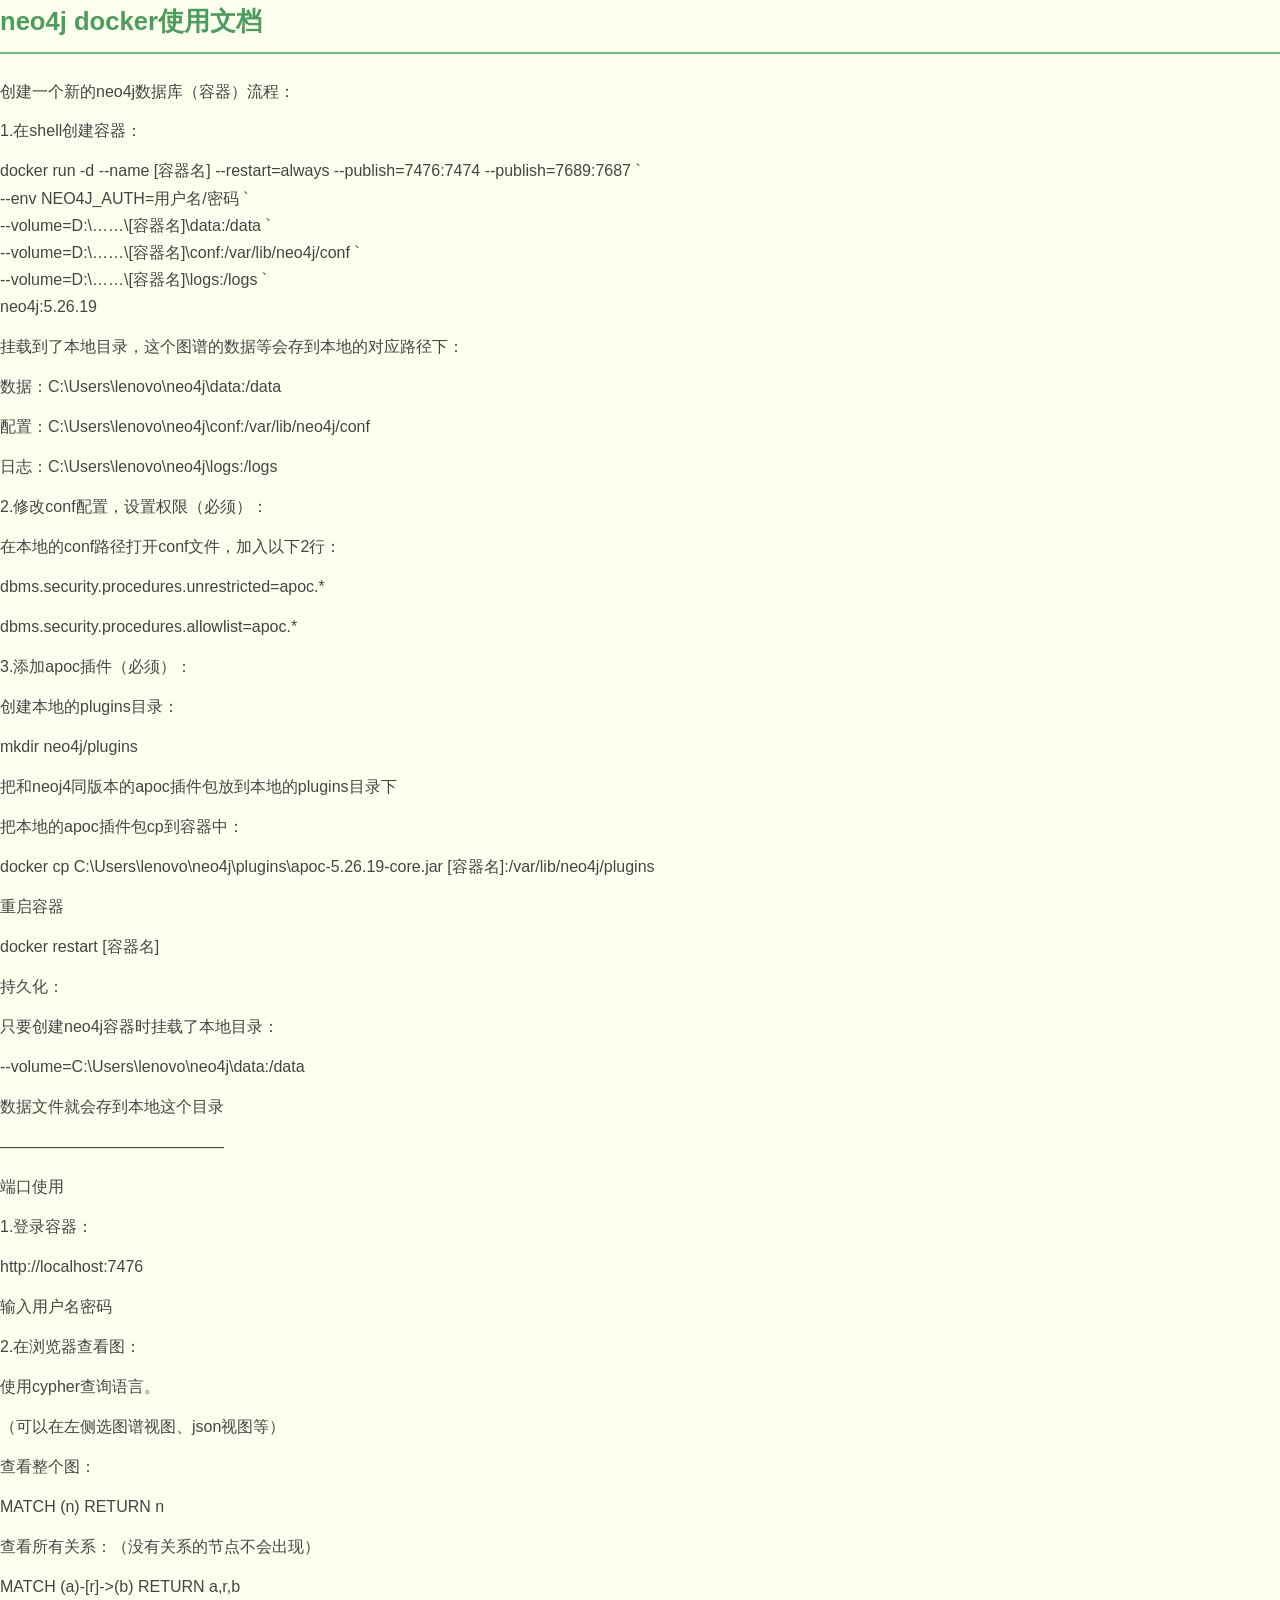
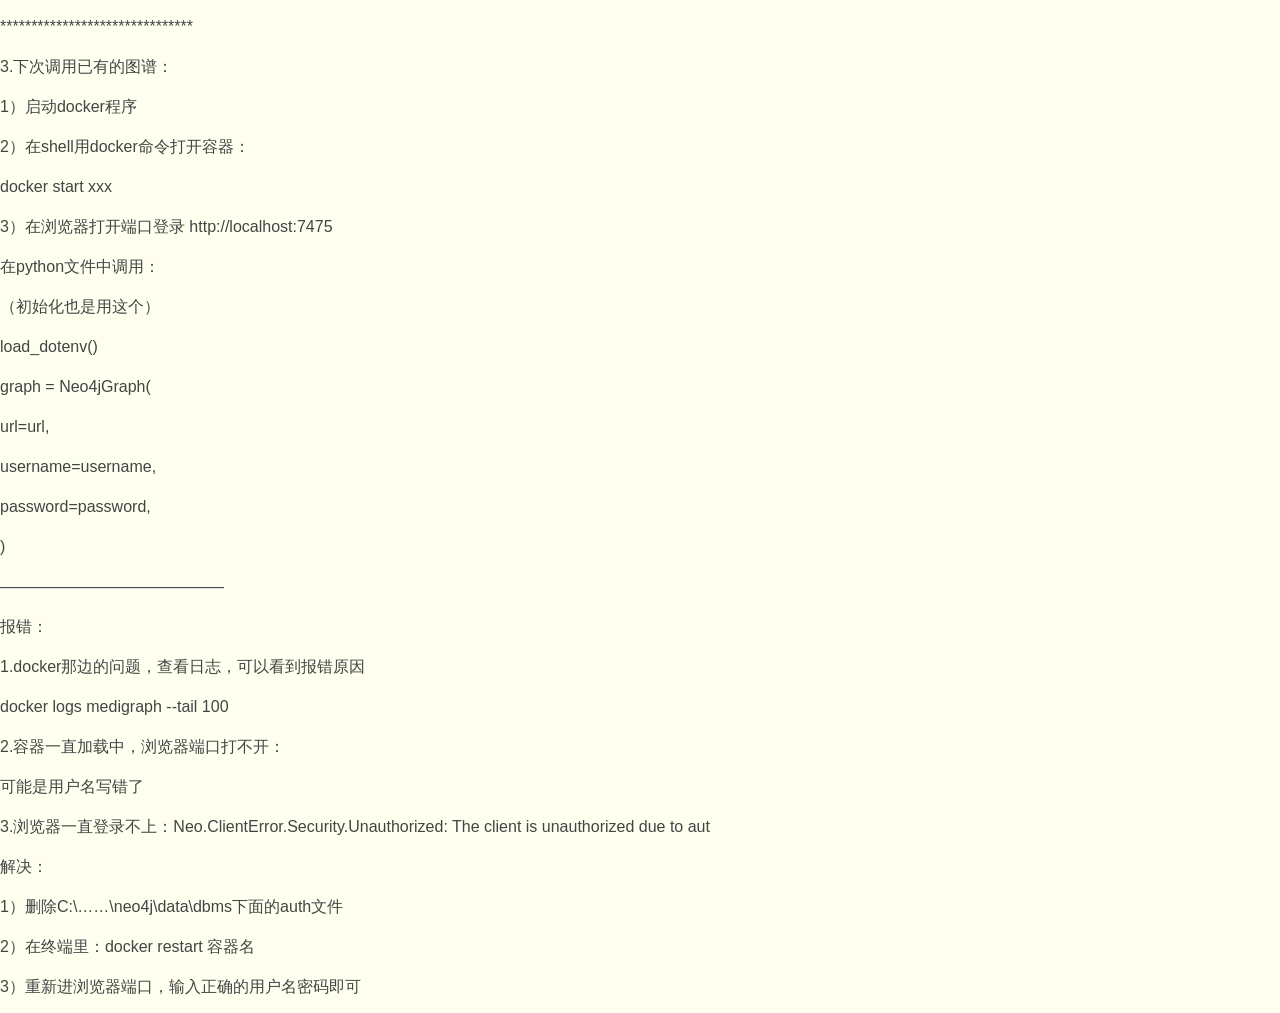
<file: docs/数据库/neo4j docker使用文档.html>
<!DOCTYPE html>
<html>
<head>
  <meta charset="UTF-8">
  <link rel="stylesheet" href="../../css/style.css">
</head>
<body>
  <div class="doc-content">
    <h1>neo4j docker使用文档</h1>
<p>创建一个新的neo4j数据库（容器）流程：</p>
<p>1.在shell创建容器：</p>
<p>docker run -d --name [容器名] --restart=always --publish=7476:7474 --publish=7689:7687 `<br>
--env NEO4J_AUTH=用户名/密码 `<br>
--volume=D:\……\[容器名]\data:/data `<br>
--volume=D:\……\[容器名]\conf:/var/lib/neo4j/conf `<br>
--volume=D:\……\[容器名]\logs:/logs `<br>
neo4j:5.26.19</p>
<p>挂载到了本地目录，这个图谱的数据等会存到本地的对应路径下：</p>
<p>数据：C:\Users\lenovo\neo4j\data:/data</p>
<p>配置：C:\Users\lenovo\neo4j\conf:/var/lib/neo4j/conf</p>
<p>日志：C:\Users\lenovo\neo4j\logs:/logs</p>
<p>2.修改conf配置，设置权限（必须）：</p>
<p>在本地的conf路径打开conf文件，加入以下2行：</p>
<p>dbms.security.procedures.unrestricted=apoc.*</p>
<p>dbms.security.procedures.allowlist=apoc.*</p>
<p>3.添加apoc插件（必须）：</p>
<p>创建本地的plugins目录：</p>
<p>mkdir neo4j/plugins</p>
<p>把和neoj4同版本的apoc插件包放到本地的plugins目录下</p>
<p>把本地的apoc插件包cp到容器中：</p>
<p>docker cp C:\Users\lenovo\neo4j\plugins\apoc-5.26.19-core.jar [容器名]:/var/lib/neo4j/plugins</p>
<p>重启容器</p>
<p>docker restart [容器名]</p>
<p>持久化：</p>
<p>只要创建neo4j容器时挂载了本地目录：</p>
<p>--volume=C:\Users\lenovo\neo4j\data:/data</p>
<p>数据文件就会存到本地这个目录</p>
<p>——————————————</p>
<p>端口使用</p>
<p>1.登录容器：</p>
<p>http://localhost:7476</p>
<p>输入用户名密码</p>
<p>2.在浏览器查看图：</p>
<p>使用cypher查询语言。</p>
<p>（可以在左侧选图谱视图、json视图等）</p>
<p>查看整个图：</p>
<p>MATCH (n) RETURN n</p>
<p>查看所有关系：（没有关系的节点不会出现）</p>
<p>MATCH (a)-[r]->(b) RETURN a,r,b</p>
<p>*******************************</p>
<p>3.下次调用已有的图谱：</p>
<p>1）启动docker程序</p>
<p>2）在shell用docker命令打开容器：</p>
<p>docker start xxx</p>
<p>3）在浏览器打开端口登录 http://localhost:7475</p>
<p>在python文件中调用：</p>
<p>（初始化也是用这个）</p>
<p>load_dotenv()</p>
<p>graph = Neo4jGraph(</p>
<p>url=url,</p>
<p>username=username,</p>
<p>password=password,</p>
<p>)</p>
<p>——————————————</p>
<p>报错：</p>
<p>1.docker那边的问题，查看日志，可以看到报错原因</p>
<p>docker logs medigraph --tail 100</p>
<p>2.容器一直加载中，浏览器端口打不开：</p>
<p>可能是用户名写错了</p>
<p>3.浏览器一直登录不上：Neo.ClientError.Security.Unauthorized: The client is unauthorized due to aut</p>
<p>解决：</p>
<p>1）删除C:\……\neo4j\data\dbms下面的auth文件</p>
<p>2）在终端里：docker restart 容器名</p>
<p>3）重新进浏览器端口，输入正确的用户名密码即可</p>
  </div>
</body>
</html>
</file>
<file: css/style.css>
/* ===== 配色 ===== */
/* 清新绿 #6BBF80 / 象牙白 #FFFFF0 / 深绿 #4A9E5C */

* {
  margin: 0;
  padding: 0;
  box-sizing: border-box;
}

body {
  font-family: -apple-system, BlinkMacSystemFont, "PingFang SC", "Microsoft YaHei", sans-serif;
  background: #FFFFF0;
  color: #333;
  line-height: 1.7;
}

/* ===== 引导页 ===== */
.guide-page {
  min-height: 100vh;
  display: flex;
  align-items: center;
  justify-content: center;
  background: linear-gradient(135deg, #FFFFF0 0%, #e8f5e9 100%);
}

.guide-content {
  text-align: center;
}

.guide-content h1 {
  font-size: 2.5rem;
  color: #4A9E5C;
  margin-bottom: 1rem;
}

.guide-desc {
  font-size: 1.1rem;
  color: #666;
  margin-bottom: 2rem;
}

.btn-enter {
  display: inline-block;
  padding: 12px 36px;
  background: #6BBF80;
  color: #fff;
  text-decoration: none;
  border-radius: 8px;
  font-size: 1rem;
  transition: background 0.2s;
}

.btn-enter:hover {
  background: #4A9E5C;
}

/* ===== 布局 ===== */
.layout {
  display: flex;
  min-height: 100vh;
}

/* ===== 侧边栏 ===== */
.sidebar {
  width: 260px;
  background: #fff;
  border-right: 1px solid #e0e0e0;
  position: fixed;
  top: 0;
  left: 0;
  height: 100vh;
  overflow-y: auto;
}

.sidebar-header {
  padding: 20px;
  border-bottom: 1px solid #e0e0e0;
}

.sidebar-title {
  font-size: 1.1rem;
  color: #4A9E5C;
  text-decoration: none;
  font-weight: bold;
}

.sidebar-nav {
  padding: 12px 0;
}

.nav-group {
  margin-bottom: 4px;
}

.nav-group-title {
  display: flex;
  justify-content: space-between;
  align-items: center;
  padding: 10px 20px;
  cursor: pointer;
  color: #4A9E5C;
  font-weight: 600;
  user-select: none;
  transition: background 0.15s;
}

.nav-group-title:hover {
  background: #f0f8f0;
}

.nav-group-title .arrow {
  font-size: 0.7rem;
  transition: transform 0.2s;
}

.nav-group.open > .nav-group-title .arrow {
  transform: rotate(90deg);
}

.nav-group-items {
  display: none;
  background: #fafafa;
}

.nav-group.open > .nav-group-items {
  display: block;
}

.nav-item {
  display: block;
  padding: 9px 20px 9px 36px;
  color: #555;
  text-decoration: none;
  font-size: 0.9rem;
  border-left: 3px solid transparent;
  transition: all 0.15s;
}

.nav-item:hover {
  color: #4A9E5C;
  background: #f0f8f0;
  border-left-color: #6BBF80;
}

.nav-item.active {
  color: #4A9E5C;
  background: #e8f5e9;
  border-left-color: #6BBF80;
  font-weight: 500;
}

/* ===== 内容区 ===== */
.content {
  flex: 1;
  margin-left: 260px;
  min-height: 100vh;
  padding: 40px 60px;
  display: flex;
  justify-content: center;
}

.content-inner {
  max-width: 860px;
  width: 100%;
  padding: 48px 56px;
}

.content-inner h1 {
  color: #4A9E5C;
  margin-bottom: 1rem;
  font-size: 1.8rem;
}

.content-inner p {
  color: #666;
}

/* ===== 文档样式 ===== */
.doc-content h1 {
  font-size: 1.6rem !important;
  color: #4A9E5C;
  border-bottom: 2px solid #6BBF80;
  padding-bottom: 0.5rem;
  margin-bottom: 1.5rem !important;
}

.doc-content h2 {
  font-size: 1.2rem;
  color: #4A9E5C;
  margin: 1.5rem 0 0.8rem;
}

.doc-content p {
  margin-bottom: 0.8rem;
  color: #444;
}

.doc-content ul, .doc-content ol {
  margin: 0.8rem 0 0.8rem 1.5rem;
}

.doc-content li {
  margin-bottom: 0.4rem;
}

.doc-content code {
  background: #f5f5f5;
  padding: 2px 6px;
  border-radius: 4px;
  font-size: 0.88em;
}

.doc-content pre {
  background: #f5f5f5;
  padding: 16px;
  border-radius: 8px;
  overflow-x: auto;
  margin: 1rem 0;
}

.doc-content blockquote {
  border-left: 4px solid #6BBF80;
  padding: 8px 16px;
  background: #f0f8f0;
  margin: 1rem 0;
  color: #555;
}

/* ===== Notion 导出内容样式 ===== */
.page-body {
  color: #444;
  line-height: 1.7;
}

/* 隐藏 Notion 自带的封面图和描述（显示在右侧时不需要） */
.page-body .page-cover-image,
.page-body .page-description {
  display: none;
}

.page-body h1, .page-body h2, .page-body h3 {
  color: #4A9E5C;
  margin: 1.5rem 0 0.8rem;
}

.page-body h1 {
  border-bottom: 2px solid #6BBF80;
  padding-bottom: 0.5rem;
}

.page-body p {
  margin-bottom: 0.8rem;
  color: #444;
}

.page-body ul, .page-body ol {
  margin: 0.8rem 0 0.8rem 1.5rem;
}

.page-body li {
  margin-bottom: 0.4rem;
}

.page-body .indented {
  margin-left: 1.5rem;
  border-left: 3px solid #6BBF80;
  padding-left: 12px;
}

.page-body .highlight-blue {
  background: #e8f4fd;
  padding: 0 4px;
  border-radius: 3px;
}

.page-body pre {
  background: #f5f5f5;
  padding: 16px;
  border-radius: 8px;
  overflow-x: auto;
  margin: 1rem 0;
}

.page-body code {
  background: #f5f5f5;
  padding: 2px 6px;
  border-radius: 4px;
  font-size: 0.88em;
}

/* ===== 响应式 ===== */
@media (max-width: 768px) {
  .sidebar {
    transform: translateX(-100%);
    transition: transform 0.25s;
    z-index: 100;
  }
  .sidebar.open {
    transform: translateX(0);
  }
  .content {
    margin-left: 0;
    padding: 24px 20px;
  }
  .content-inner {
    padding: 28px 24px;
  }
}
</file>
